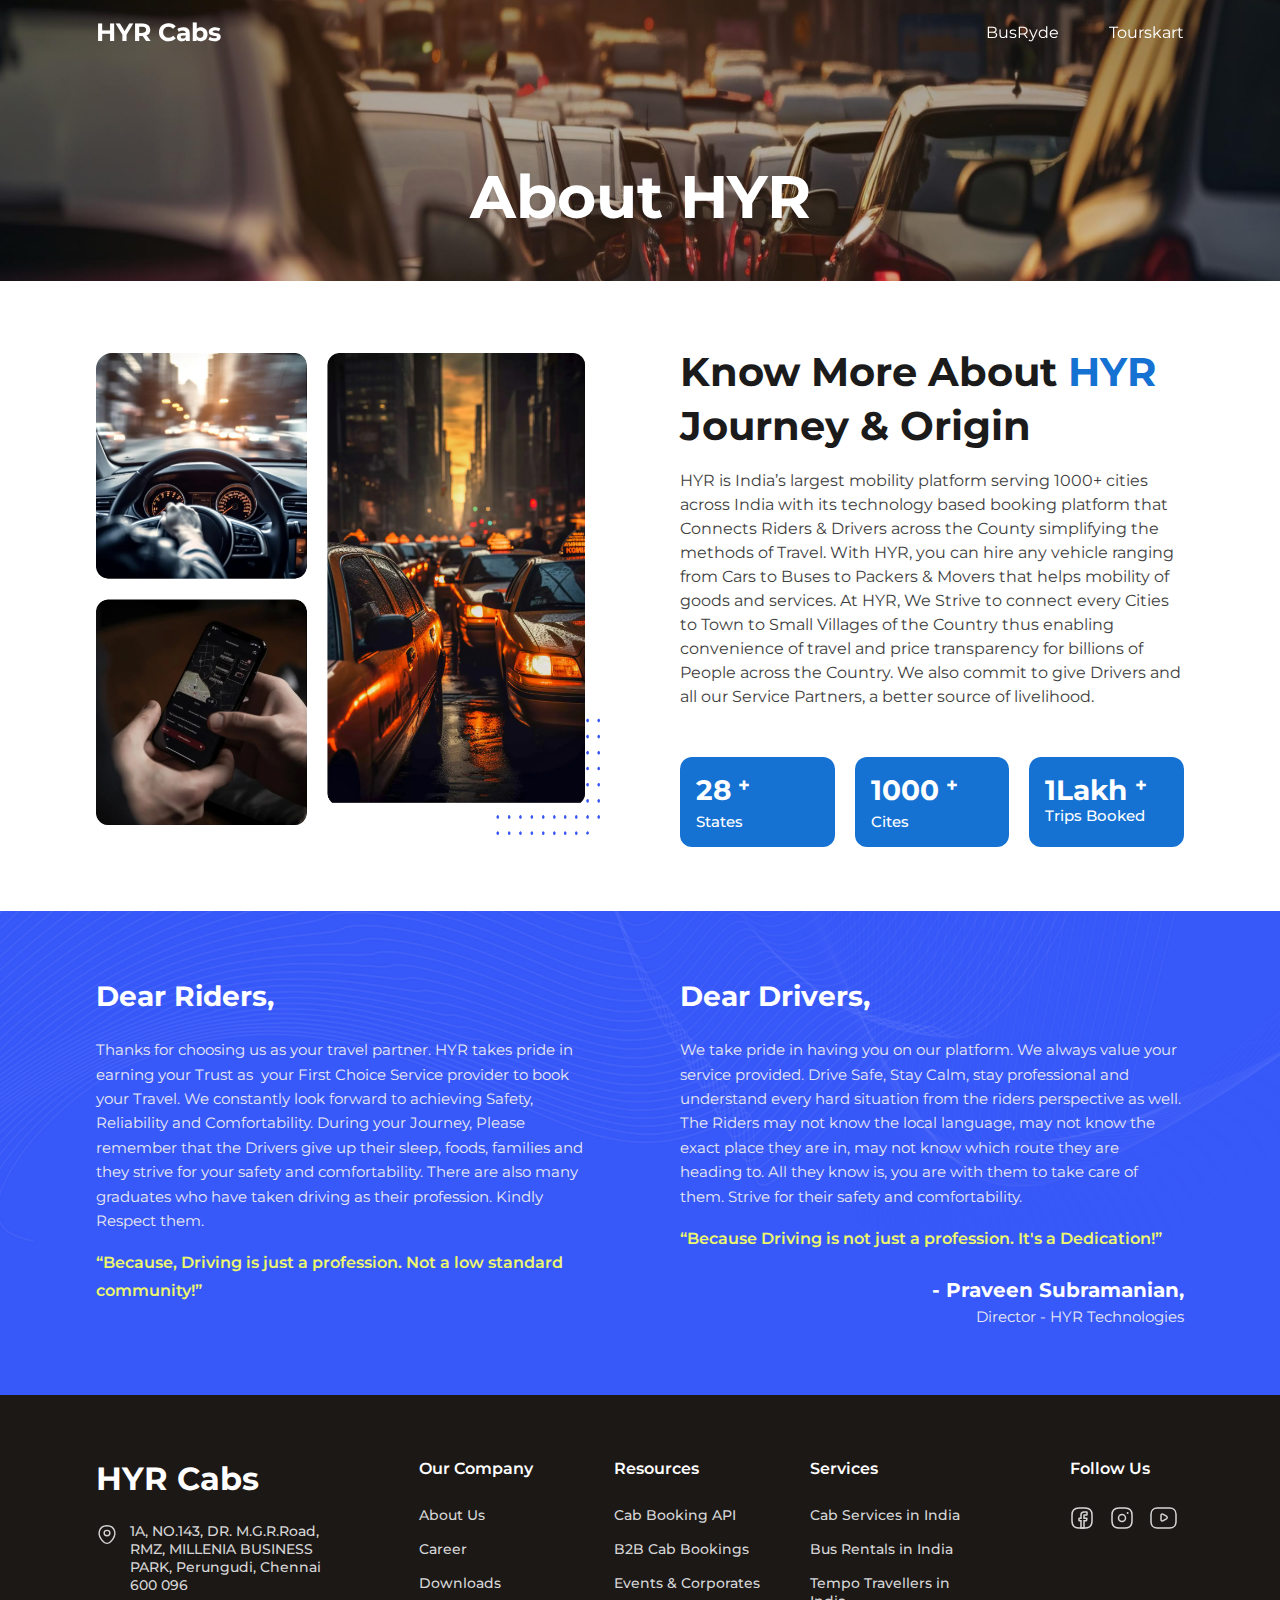
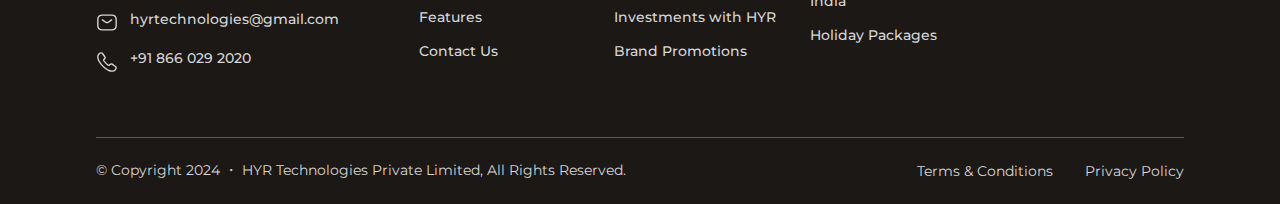
<file: aboutus.html>
<!DOCTYPE html>
<html lang="en">
  <head>
    <meta charset="UTF-8" />
    <meta name="viewport" content="width=device-width, initial-scale=1.0" />
    <title>HYR | Book Your Perfect Ride</title>

    <!-- Custom CSS -->
    <link rel="stylesheet" href="./css/style.css" />

    <!-- Font Awesome -->
    <link
      rel="stylesheet"
      href="https://cdnjs.cloudflare.com/ajax/libs/font-awesome/6.3.0/css/all.min.css"
      integrity="sha512-SzlrxWUlpfuzQ+pcUCosxcglQRNAq/DZjVsC0lE40xsADsfeQoEypE+enwcOiGjk/bSuGGKHEyjSoQ1zVisanQ=="
      crossorigin="anonymous"
      referrerpolicy="no-referrer"
    />
  </head>
  <body>
    <!-- Header -->
    <header id="header" class="hyr_Header">
      <div class="hyr_page_container">
        <div class="hyr_Header__Nav">
          <figure class="hyr_brand_logo">
            <a href="index.html"
              ><h1 class="hyr_brand_logo_header">HYR Cabs</h1></a
            >
          </figure>
          <ul class="hyr_Header__Menu">
            <li class="hyr_Header__MenuItem">
              <a href="#" class="hyr_Header__MenuLink"
                ><i class="fa-solid fa-bus-simple"></i> BusRyde
              </a>
            </li>
            <li class="hyr_Header__MenuItem">
              <a href="#" class="hyr_Header__MenuLink">
                <i class="fa-solid fa-plane-departure"></i>Tourskart
              </a>
            </li>
          </ul>
          <div class="hyr_menu__icon">
            <i class="fa-solid fa-bars"></i>
          </div>
        </div>
      </div>
    </header>

    <!-- Showcase Section -->
    <section class="SubPage__Banner about__banner">
      <div class="hyr_page_container">
        <div class="Showcase__section">
          <div class="SubPage__content_wrapper">
            <div class="Showcase__title_space">
              <h1 class="showcase__title_fs">About HYR</h1>
            </div>
          </div>
        </div>
      </div>
    </section>

    <!-- bio Section -->
    <section class="Bio hyr_section_top_space hyr_section_bottom_space">
      <div class="hyr_page_container">
        <div class="Bio__section">
          <div class="Bio__layout_grid">
            <article
              class="Bio__image_area"
              data-aos="fade-in"
              data-aos-offset="0"
            >
              <div class="Bio__image_container">
                <img
                  class="Bio_banner"
                  src="./assets/images/about/about-us.webp"
                  alt="Home About"
                />
              </div>
            </article>
            <article class="Bio__content_area">
              <div
                class="Downloads__content_wrapper"
                data-aos="fade-right"
                data-aos-offset="0"
              >
                <h1 class="Downloads__title_fs">
                  Know More About <span>HYR</span> Journey & Origin
                </h1>

                <p class="Downloads__body_fs">
                  HYR is India’s largest mobility platform serving 1000+ cities
                  across India with its technology based booking platform that
                  Connects Riders & Drivers across the County simplifying the
                  methods of Travel. With HYR, you can hire any vehicle ranging
                  from Cars to Buses to Packers & Movers that helps mobility of
                  goods and services. At HYR, We Strive to connect every Cities
                  to Town to Small Villages of the Country thus enabling
                  convenience of travel and price transparency for billions of
                  People across the Country. We also commit to give Drivers and
                  all our Service Partners, a better source of livelihood.
                </p>

                <div class="displayStats__container">
                  <div class="displayStats__card">
                    <h1 class="Analytics__number">28 <span>+</span></h1>
                    <p class="Analytics__Info">States</p>
                  </div>
                  <div class="displayStats__card">
                    <h1 class="Analytics__number">1000 <span>+</span></h1>
                    <p class="Analytics__Info">Cites</p>
                  </div>
                  <div class="displayStats__card desktop_card">
                    <h1 class="Analytics__number">1Lakh <span>+</span></h1>
                    <p class="Analytics__Info">Trips Booked</p>
                  </div>
                </div>
                <div class="displayStats__card mobile_card">
                  <h1 class="Analytics__number">1Lakh <span>+</span></h1>
                  <p class="Analytics__Info">Trips Booked</p>
                </div>
              </div>
            </article>
          </div>
        </div>
      </div>
    </section>

    <!-- Message Section -->
    <section class="Thanks">
      <div class="hyr_page_container">
        <div class="Thanks__section">
          <div class="Thanks__layout_grid">
            <article class="Thanks__message">
              <div class="Thanks__content_wrap">
                <h1 class="thanks__heading_fs">Dear Riders,</h1>
                <div class="Thanks__quotes_wrap">
                  <p class="thanks__body_fs">
                    Thanks for choosing us as your travel partner. HYR takes
                    pride in earning your Trust as  your First Choice Service
                    provider to book your Travel. We constantly look forward to
                    achieving Safety, Reliability and Comfortability. During
                    your Journey, Please remember that the Drivers give up their
                    sleep, foods, families and they strive for your safety and
                    comfortability. There are also many graduates who have taken
                    driving as their profession. Kindly Respect them.
                  </p>
                  <p class="thanks__quotes_fs">
                    “Because, Driving is just a profession. Not a low standard
                    community!”
                  </p>
                </div>
              </div>
            </article>
            <article class="Thanks__message">
              <div class="Thanks__content_wrap">
                <h1 class="thanks__heading_fs">Dear Drivers,</h1>
                <div class="Thanks__quotes_wrap">
                  <p class="thanks__body_fs">
                    We take pride in having you on our platform. We always value
                    your service provided. Drive Safe, Stay Calm, stay
                    professional and understand every hard situation from the
                    riders perspective as well. The Riders may not know the
                    local language, may not know the exact place they are in,
                    may not know which route they are heading to. All they know
                    is, you are with them to take care of them. Strive for their
                    safety and comfortability.
                  </p>
                  <p class="thanks__quotes_fs">
                    “Because Driving is not just a profession. It's a
                    Dedication!”
                  </p>
                </div>

                <div class="quotes__author_wrapper">
                  <div class="quotes__author">
                    <h1 class="author__sign_fs">- Praveen Subramanian,</h1>
                    <p class="author__designation_fs">
                      Director - HYR Technologies
                    </p>
                  </div>
                </div>
              </div>
            </article>
          </div>
        </div>
      </div>
    </section>

    <!-- Footer Section -->
    <footer class="Footer">
      <div class="hyr_page_container">
        <div class="Footer__section">
          <div class="Footer__grid_layout">
            <article class="Footer__branding">
              <h1 class="HYR__brand_logo">HYR Cabs</h1>
              <div class="Footer__branding_info">
                <div class="grid_card">
                  <img
                    src="./assets/icons/footer/address.svg"
                    alt="footer_icon"
                  />
                  <p class="footer__body_fs">
                    1A, NO.143, DR. M.G.R.Road, RMZ, MILLENIA BUSINESS PARK,
                    Perungudi, Chennai 600 096
                  </p>
                </div>

                <div class="grid_card">
                  <img
                    src="./assets/icons/footer/email.svg"
                    alt="footer_icon"
                  />
                  <p class="footer__body_fs">hyrtechnologies@gmail.com</p>
                </div>

                <div class="grid_card">
                  <img
                    src="./assets/icons/footer/phone.svg"
                    alt="footer_icon"
                  />
                  <p class="footer__body_fs">+91 866 029 2020</p>
                </div>
              </div>
            </article>
            <article class="Footer__actions">
              <div class="Footer__menu">
                <h1 class="footer__heading_fs">Our Company</h1>
                <div class="Footer__links">
                  <p class="footer__link_fs">About Us</p>
                  <p class="footer__link_fs">Career</p>
                  <p class="footer__link_fs">Downloads</p>
                  <p class="footer__link_fs">Features</p>
                  <p class="footer__link_fs">Contact Us</p>
                </div>
              </div>
              <div class="Footer__menu">
                <h1 class="footer__heading_fs">Resources</h1>
                <div class="Footer__links">
                  <a href="#" class="footer__link_fs">Cab Booking API</a>
                  <a href="#" class="footer__link_fs">B2B Cab Bookings</a>
                  <a href="#" class="footer__link_fs">Events & Corporates</a>
                  <a href="#" class="footer__link_fs">Investments with HYR</a>
                  <a href="#" class="footer__link_fs">Brand Promotions</a>
                </div>
              </div>
              <div class="Footer__menu">
                <h1 class="footer__heading_fs">Services</h1>
                <div class="Footer__links">
                  <a href="#" class="footer__link_fs">Cab Services in India</a>
                  <a href="#" class="footer__link_fs">Bus Rentals in India</a>
                  <a href="#" class="footer__link_fs"
                    >Tempo Travellers in India</a
                  >
                  <a href="#" class="footer__link_fs">Holiday Packages</a>
                </div>
              </div>
            </article>
            <article class="Footer__support">
              <h1 class="footer__heading_fs">Follow Us</h1>
              <div class="Footer__social_group">
                <a href="#" class="footer__social_links">
                  <img
                    src="./assets/icons/social/facebook.svg"
                    alt="facebook"
                  />
                </a>
                <a href="#" class="f">
                  <img
                    src="./assets/icons/social/instagram.svg"
                    alt="facebook"
                  />
                </a>
                <a href="#" class="footer__social_links">
                  <img src="./assets/icons/social/youtube.svg" alt="facebook" />
                </a>
              </div>
            </article>
          </div>
        </div>
        <div class="Footer__copyrights">
          <p class="footer__copy_fs">
            &copy; Copyright 2024 ・ HYR Technologies Private Limited, All
            Rights Reserved.
          </p>

          <div class="Footer__support_page">
            <a href="terms&condition.html" class="footer__copy_fs"
              >Terms & Conditions</a
            >
            <a href="privacypolicy.html" class="footer__copy_fs"
              >Privacy Policy</a
            >
          </div>
        </div>
      </div>
    </footer>

    <script>
      const header = document.getElementById("header");

      window.addEventListener("scroll", onScroll);

      function onScroll() {
        if (window.scrollY >= 100) {
          header.classList.add("bg_added");
        } else {
          header.classList.remove("bg_added");
        }
      }
    </script>
  </body>
</html>
</file>
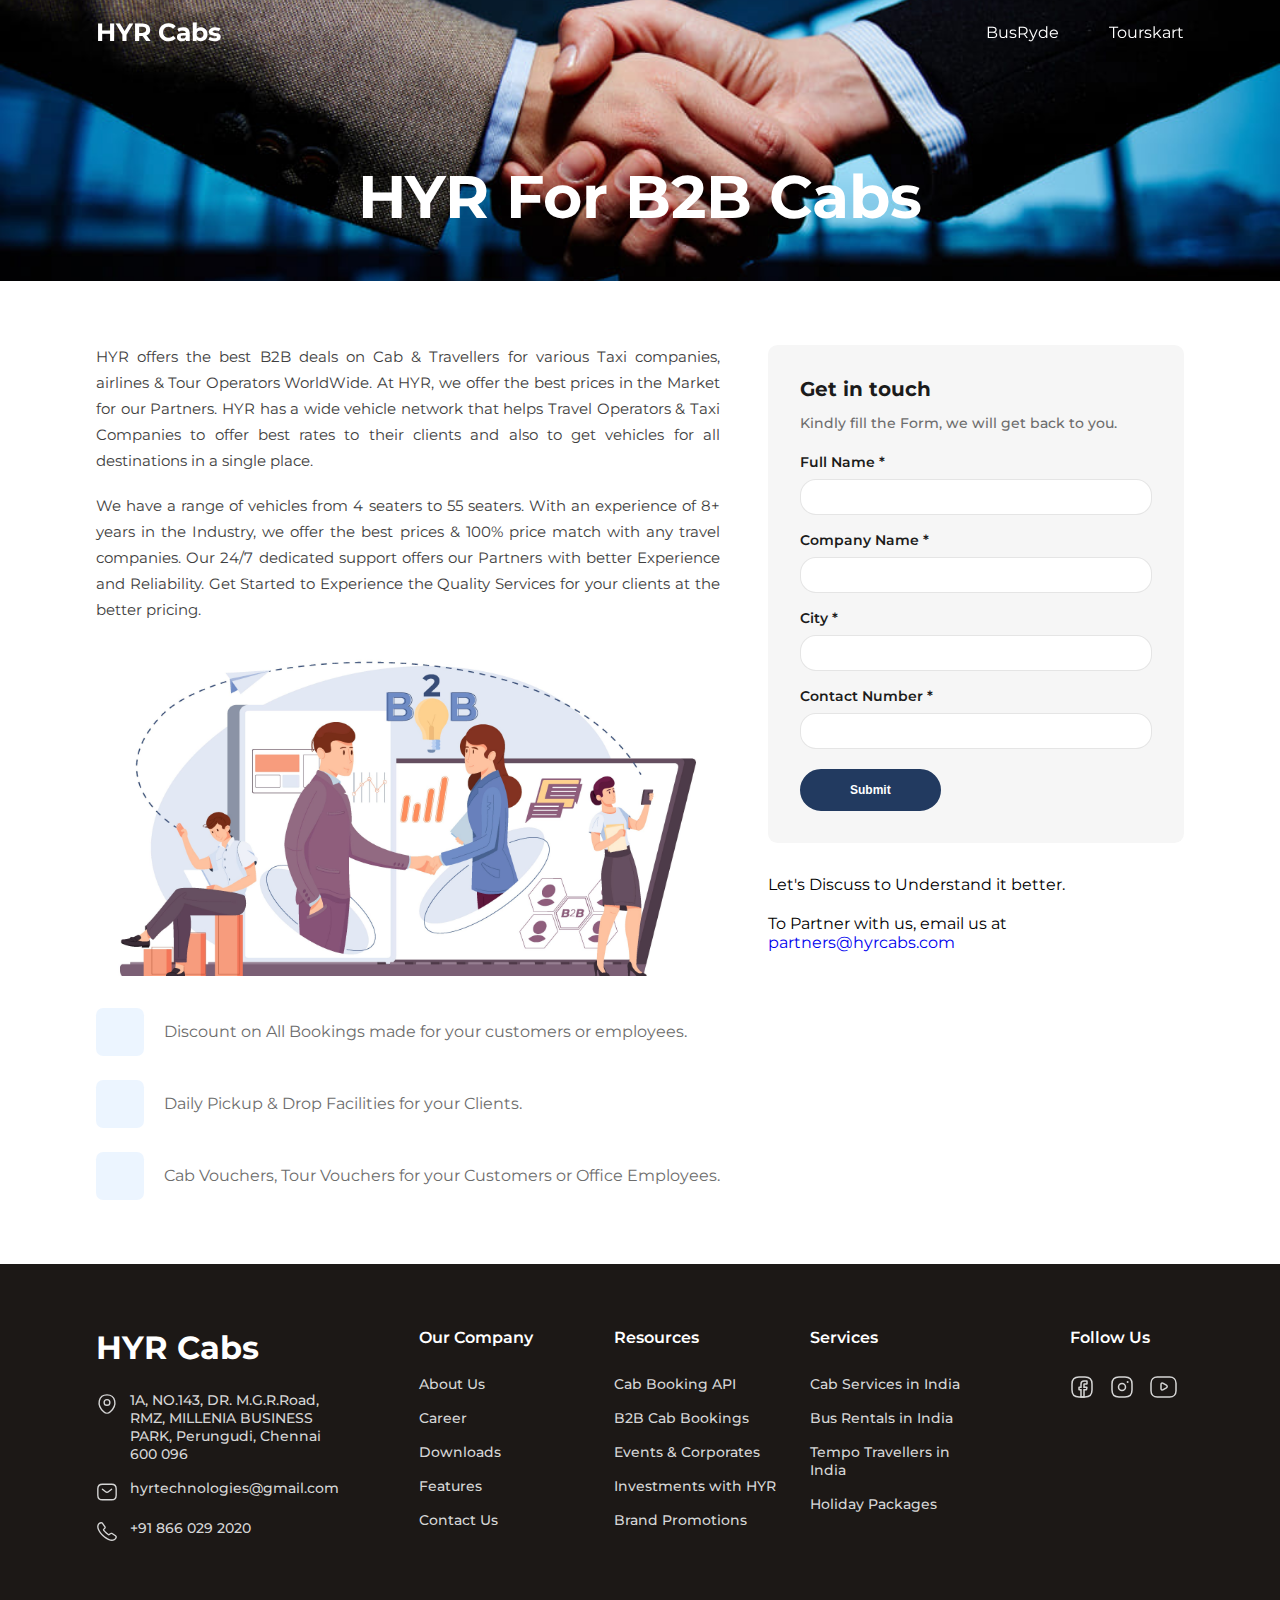
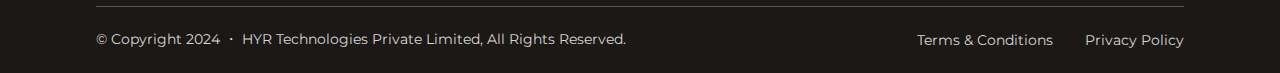
<file: b2bcabs.html>
<!DOCTYPE html>
<html lang="en">
  <head>
    <meta charset="UTF-8" />
    <meta name="viewport" content="width=device-width, initial-scale=1.0" />
    <title>HYR | Book Your Perfect Ride</title>

    <!-- Custom CSS -->
    <link rel="stylesheet" href="./css/style.css" />

    <!-- Font Awesome -->
    <link
      rel="stylesheet"
      href="https://cdnjs.cloudflare.com/ajax/libs/font-awesome/6.3.0/css/all.min.css"
      integrity="sha512-SzlrxWUlpfuzQ+pcUCosxcglQRNAq/DZjVsC0lE40xsADsfeQoEypE+enwcOiGjk/bSuGGKHEyjSoQ1zVisanQ=="
      crossorigin="anonymous"
      referrerpolicy="no-referrer"
    />
  </head>
  <body>
    <!-- Header -->
    <header id="header" class="hyr_Header">
      <div class="hyr_page_container">
        <div class="hyr_Header__Nav">
          <figure class="hyr_brand_logo">
            <a href="index.html"
              ><h1 class="hyr_brand_logo_header">HYR Cabs</h1></a
            >
          </figure>
          <ul class="hyr_Header__Menu">
            <li class="hyr_Header__MenuItem">
              <a href="#" class="hyr_Header__MenuLink"
                ><i class="fa-solid fa-bus-simple"></i> BusRyde
              </a>
            </li>
            <li class="hyr_Header__MenuItem">
              <a href="#" class="hyr_Header__MenuLink">
                <i class="fa-solid fa-plane-departure"></i>Tourskart
              </a>
            </li>
          </ul>
          <div class="hyr_menu__icon">
            <i class="fa-solid fa-bars"></i>
          </div>
        </div>
      </div>
    </header>

    <!-- Showcase Section -->
    <section class="SubPage__Banner b2b__banner">
      <div class="hyr_page_container">
        <div class="Showcase__section">
          <div class="SubPage__content_wrapper">
            <div class="Showcase__title_space">
              <h1 class="showcase__title_fs">HYR For B2B Cabs</h1>
            </div>
          </div>
        </div>
      </div>
    </section>

    <!-- Showcase Section -->
    <section
      class="SubPage__content hyr_section_top_space hyr_section_bottom_space"
    >
      <div class="hyr_page_container">
        <div class="SubPage__content_section">
          <div class="SubPage__content_grid">
            <article class="SubPage__content_details">
              <article class="media__paragraph_group">
                <div class="media__paragraph">
                  <p class="content__body_fs">
                    HYR offers the best B2B deals on Cab & Travellers for
                    various Taxi companies, airlines & Tour Operators WorldWide.
                    At HYR, we offer the best prices in the Market for our
                    Partners. HYR has a wide vehicle network that helps Travel
                    Operators & Taxi Companies to offer best rates to their
                    clients and also to get vehicles for all destinations in a
                    single place.
                  </p>
                  <p class="content__body_fs">
                    We have a range of vehicles from 4 seaters to 55 seaters.
                    With an experience of 8+ years in the Industry, we offer the
                    best prices & 100% price match with any travel companies.
                    Our 24/7 dedicated support offers our Partners with better
                    Experience and Reliability. Get Started to Experience the
                    Quality Services for your clients at the better pricing.
                  </p>
                </div>
              </article>
              <div class="SubPage__cover_image b2b__cover"></div>

              <div class="Services__list">
                <div class="Subpage_card">
                  <div class="Subpage__banner">
                    <i class="fa-solid fa-percent"></i>
                  </div>
                  <div class="Subpage__content">
                    <p class="typo__message_fs">
                      Discount on All Bookings made for your customers or
                      employees.
                    </p>
                  </div>
                </div>

                <div class="Subpage_card">
                  <div class="Subpage__banner">
                    <i class="fa-solid fa-route"></i>
                  </div>
                  <div class="Subpage__content">
                    <p class="typo__message_fs">
                      Daily Pickup & Drop Facilities for your Clients.
                    </p>
                  </div>
                </div>

                <div class="Subpage_card">
                  <div class="Subpage__banner">
                    <i class="fa-solid fa-indian-rupee-sign"></i>
                  </div>
                  <div class="Subpage__content">
                    <p class="typo__message_fs">
                      Cab Vouchers, Tour Vouchers for your Customers or Office
                      Employees.
                    </p>
                  </div>
                </div>
              </div>
            </article>
            <article class="SubPage__content_form">
              <form action="" class="enquiry__form">
                <div class="enquiry__form_header">
                  <h1 class="enquiry__form_heading_fs">Get in touch</h1>
                  <p class="enquiry__form_subheading_fs">
                    Kindly fill the Form, we will get back to you.
                  </p>
                </div>
                <div class="enquiry__form_body">
                  <div class="form__input">
                    <label for="" class="enquiry__form_label"
                      >Full Name *</label
                    >
                    <input type="text" class="input_field" />
                  </div>
                  <div class="form__input">
                    <label for="" class="enquiry__form_label"
                      >Company Name *</label
                    >
                    <input type="text" class="input_field" />
                  </div>
                  <div class="form__input">
                    <label for="" class="enquiry__form_label">City *</label>
                    <input type="text" class="input_field" />
                  </div>
                  <div class="form__input">
                    <label for="" class="enquiry__form_label"
                      >Contact Number *</label
                    >
                    <input type="text" class="input_field" />
                  </div>
                </div>
                <div class="enquiry__form_actions">
                  <button class="mi_btn mi_btn_primary">Submit</button>
                </div>
              </form>

              <article class="subpage__message_group">
                <div class="media__paragraph">
                  <p class="subpage__body_fs">
                    Let's Discuss to Understand it better.
                  </p>
                  <p class="subpage__body_fs">
                    To Partner with us, email us at
                    <a href="#">partners@hyrcabs.com</a>
                  </p>
                </div>
              </article>
            </article>
          </div>
        </div>
      </div>
    </section>

    <!-- Footer Section -->
    <footer class="Footer">
      <div class="hyr_page_container">
        <div class="Footer__section">
          <div class="Footer__grid_layout">
            <article class="Footer__branding">
              <h1 class="HYR__brand_logo">HYR Cabs</h1>
              <div class="Footer__branding_info">
                <div class="grid_card">
                  <img
                    src="./assets/icons/footer/address.svg"
                    alt="footer_icon"
                  />
                  <p class="footer__body_fs">
                    1A, NO.143, DR. M.G.R.Road, RMZ, MILLENIA BUSINESS PARK,
                    Perungudi, Chennai 600 096
                  </p>
                </div>

                <div class="grid_card">
                  <img
                    src="./assets/icons/footer/email.svg"
                    alt="footer_icon"
                  />
                  <p class="footer__body_fs">hyrtechnologies@gmail.com</p>
                </div>

                <div class="grid_card">
                  <img
                    src="./assets/icons/footer/phone.svg"
                    alt="footer_icon"
                  />
                  <p class="footer__body_fs">+91 866 029 2020</p>
                </div>
              </div>
            </article>
            <article class="Footer__actions">
              <div class="Footer__menu">
                <h1 class="footer__heading_fs">Our Company</h1>
                <div class="Footer__links">
                  <p class="footer__link_fs">About Us</p>
                  <p class="footer__link_fs">Career</p>
                  <p class="footer__link_fs">Downloads</p>
                  <p class="footer__link_fs">Features</p>
                  <p class="footer__link_fs">Contact Us</p>
                </div>
              </div>
              <div class="Footer__menu">
                <h1 class="footer__heading_fs">Resources</h1>
                <div class="Footer__links">
                  <a href="#" class="footer__link_fs">Cab Booking API</a>
                  <a href="#" class="footer__link_fs">B2B Cab Bookings</a>
                  <a href="#" class="footer__link_fs">Events & Corporates</a>
                  <a href="#" class="footer__link_fs">Investments with HYR</a>
                  <a href="#" class="footer__link_fs">Brand Promotions</a>
                </div>
              </div>
              <div class="Footer__menu">
                <h1 class="footer__heading_fs">Services</h1>
                <div class="Footer__links">
                  <a href="#" class="footer__link_fs">Cab Services in India</a>
                  <a href="#" class="footer__link_fs">Bus Rentals in India</a>
                  <a href="#" class="footer__link_fs"
                    >Tempo Travellers in India</a
                  >
                  <a href="#" class="footer__link_fs">Holiday Packages</a>
                </div>
              </div>
            </article>
            <article class="Footer__support">
              <h1 class="footer__heading_fs">Follow Us</h1>
              <div class="Footer__social_group">
                <a href="#" class="footer__social_links">
                  <img
                    src="./assets/icons/social/facebook.svg"
                    alt="facebook"
                  />
                </a>
                <a href="#" class="f">
                  <img
                    src="./assets/icons/social/instagram.svg"
                    alt="facebook"
                  />
                </a>
                <a href="#" class="footer__social_links">
                  <img src="./assets/icons/social/youtube.svg" alt="facebook" />
                </a>
              </div>
            </article>
          </div>
        </div>
        <div class="Footer__copyrights">
          <p class="footer__copy_fs">
            &copy; Copyright 2024 ・ HYR Technologies Private Limited, All
            Rights Reserved.
          </p>

          <div class="Footer__support_page">
            <a href="terms&condition.html" class="footer__copy_fs"
              >Terms & Conditions</a
            >
            <a href="privacypolicy.html" class="footer__copy_fs"
              >Privacy Policy</a
            >
          </div>
        </div>
      </div>
    </footer>

    <script>
      const header = document.getElementById("header");

      window.addEventListener("scroll", onScroll);

      function onScroll() {
        if (window.scrollY >= 100) {
          header.classList.add("bg_added");
        } else {
          header.classList.remove("bg_added");
        }
      }
    </script>
  </body>
</html>
</file>
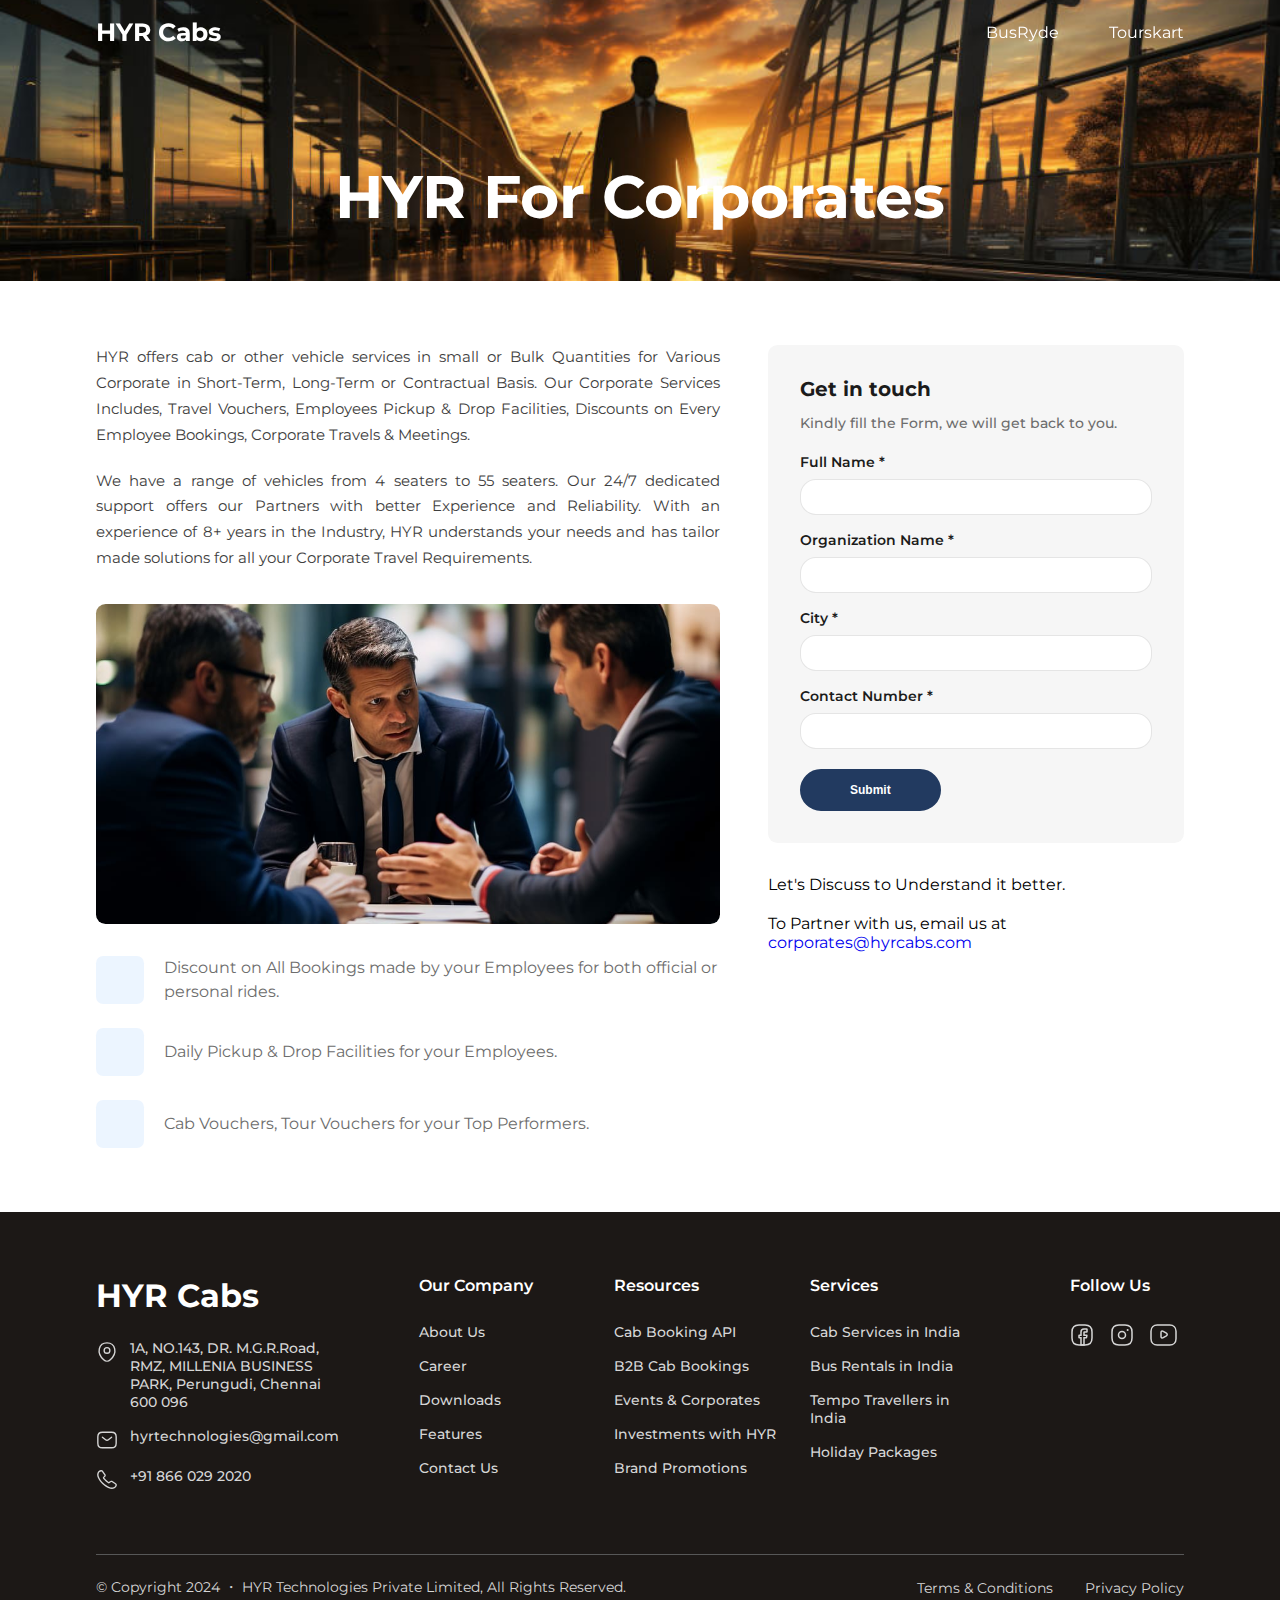
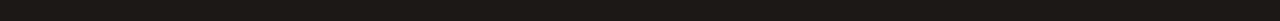
<file: corporates.html>
<!DOCTYPE html>
<html lang="en">
  <head>
    <meta charset="UTF-8" />
    <meta name="viewport" content="width=device-width, initial-scale=1.0" />
    <title>HYR | Book Your Perfect Ride</title>

    <!-- Custom CSS -->
    <link rel="stylesheet" href="./css/style.css" />

    <!-- Font Awesome -->
    <link
      rel="stylesheet"
      href="https://cdnjs.cloudflare.com/ajax/libs/font-awesome/6.3.0/css/all.min.css"
      integrity="sha512-SzlrxWUlpfuzQ+pcUCosxcglQRNAq/DZjVsC0lE40xsADsfeQoEypE+enwcOiGjk/bSuGGKHEyjSoQ1zVisanQ=="
      crossorigin="anonymous"
      referrerpolicy="no-referrer"
    />
  </head>
  <body>
    <!-- Header -->
    <header id="header" class="hyr_Header">
      <div class="hyr_page_container">
        <div class="hyr_Header__Nav">
          <figure class="hyr_brand_logo">
            <a href="index.html"
              ><h1 class="hyr_brand_logo_header">HYR Cabs</h1></a
            >
          </figure>
          <ul class="hyr_Header__Menu">
            <li class="hyr_Header__MenuItem">
              <a href="#" class="hyr_Header__MenuLink"
                ><i class="fa-solid fa-bus-simple"></i> BusRyde
              </a>
            </li>
            <li class="hyr_Header__MenuItem">
              <a href="#" class="hyr_Header__MenuLink">
                <i class="fa-solid fa-plane-departure"></i>Tourskart
              </a>
            </li>
          </ul>
          <div class="hyr_menu__icon">
            <i class="fa-solid fa-bars"></i>
          </div>
        </div>
      </div>
    </header>

    <!-- Showcase Section -->
    <section class="SubPage__Banner corporate__banner">
      <div class="hyr_page_container">
        <div class="Showcase__section">
          <div class="SubPage__content_wrapper">
            <div class="Showcase__title_space">
              <h1 class="showcase__title_fs">HYR For Corporates</h1>
            </div>
          </div>
        </div>
      </div>
    </section>

    <!-- Showcase Section -->
    <section
      class="SubPage__content hyr_section_top_space hyr_section_bottom_space"
    >
      <div class="hyr_page_container">
        <div class="SubPage__content_section">
          <div class="SubPage__content_grid">
            <article class="SubPage__content_details">
              <article class="media__paragraph_group">
                <div class="media__paragraph">
                  <p class="content__body_fs">
                    HYR offers cab or other vehicle services in small or Bulk
                    Quantities for Various Corporate in Short-Term, Long-Term or
                    Contractual Basis. Our Corporate Services Includes, Travel
                    Vouchers, Employees Pickup & Drop Facilities, Discounts on
                    Every Employee Bookings, Corporate Travels & Meetings.
                  </p>
                  <p class="content__body_fs">
                    We have a range of vehicles from 4 seaters to 55 seaters.
                    Our 24/7 dedicated support offers our Partners with better
                    Experience and Reliability. With an experience of 8+ years
                    in the Industry, HYR understands your needs and has tailor
                    made solutions for all your Corporate Travel Requirements.
                  </p>
                </div>
              </article>
              <div class="SubPage__cover_image corporate__cover"></div>

              <div class="Services__list">
                <div class="Subpage_card">
                  <div class="Subpage__banner">
                    <i class="fa-solid fa-percent"></i>
                  </div>
                  <div class="Subpage__content">
                    <p class="typo__message_fs">
                      Discount on All Bookings made by your Employees for both
                      official or personal rides.
                    </p>
                  </div>
                </div>

                <div class="Subpage_card">
                  <div class="Subpage__banner">
                    <i class="fa-solid fa-route"></i>
                  </div>
                  <div class="Subpage__content">
                    <p class="typo__message_fs">
                      Daily Pickup & Drop Facilities for your Employees.
                    </p>
                  </div>
                </div>

                <div class="Subpage_card">
                  <div class="Subpage__banner">
                    <i class="fa-solid fa-indian-rupee-sign"></i>
                  </div>
                  <div class="Subpage__content">
                    <p class="typo__message_fs">
                      Cab Vouchers, Tour Vouchers for your Top Performers.
                    </p>
                  </div>
                </div>
              </div>
            </article>
            <article class="SubPage__content_form">
              <form action="" class="enquiry__form">
                <div class="enquiry__form_header">
                  <h1 class="enquiry__form_heading_fs">Get in touch</h1>
                  <p class="enquiry__form_subheading_fs">
                    Kindly fill the Form, we will get back to you.
                  </p>
                </div>
                <div class="enquiry__form_body">
                  <div class="form__input">
                    <label for="" class="enquiry__form_label"
                      >Full Name *</label
                    >
                    <input type="text" class="input_field" />
                  </div>
                  <div class="form__input">
                    <label for="" class="enquiry__form_label"
                      >Organization Name *</label
                    >
                    <input type="text" class="input_field" />
                  </div>
                  <div class="form__input">
                    <label for="" class="enquiry__form_label">City *</label>
                    <input type="text" class="input_field" />
                  </div>
                  <div class="form__input">
                    <label for="" class="enquiry__form_label"
                      >Contact Number *</label
                    >
                    <input type="text" class="input_field" />
                  </div>
                </div>
                <div class="enquiry__form_actions">
                  <button class="mi_btn mi_btn_primary">Submit</button>
                </div>
              </form>

              <article class="subpage__message_group">
                <div class="media__paragraph">
                  <p class="subpage__body_fs">
                    Let's Discuss to Understand it better.
                  </p>
                  <p class="subpage__body_fs">
                    To Partner with us, email us at
                    <a href="#">corporates@hyrcabs.com</a>
                  </p>
                </div>
              </article>
            </article>
          </div>
        </div>
      </div>
    </section>

    <!-- Footer Section -->
    <footer class="Footer">
      <div class="hyr_page_container">
        <div class="Footer__section">
          <div class="Footer__grid_layout">
            <article class="Footer__branding">
              <h1 class="HYR__brand_logo">HYR Cabs</h1>
              <div class="Footer__branding_info">
                <div class="grid_card">
                  <img
                    src="./assets/icons/footer/address.svg"
                    alt="footer_icon"
                  />
                  <p class="footer__body_fs">
                    1A, NO.143, DR. M.G.R.Road, RMZ, MILLENIA BUSINESS PARK,
                    Perungudi, Chennai 600 096
                  </p>
                </div>

                <div class="grid_card">
                  <img
                    src="./assets/icons/footer/email.svg"
                    alt="footer_icon"
                  />
                  <p class="footer__body_fs">hyrtechnologies@gmail.com</p>
                </div>

                <div class="grid_card">
                  <img
                    src="./assets/icons/footer/phone.svg"
                    alt="footer_icon"
                  />
                  <p class="footer__body_fs">+91 866 029 2020</p>
                </div>
              </div>
            </article>
            <article class="Footer__actions">
              <div class="Footer__menu">
                <h1 class="footer__heading_fs">Our Company</h1>
                <div class="Footer__links">
                  <p class="footer__link_fs">About Us</p>
                  <p class="footer__link_fs">Career</p>
                  <p class="footer__link_fs">Downloads</p>
                  <p class="footer__link_fs">Features</p>
                  <p class="footer__link_fs">Contact Us</p>
                </div>
              </div>
              <div class="Footer__menu">
                <h1 class="footer__heading_fs">Resources</h1>
                <div class="Footer__links">
                  <a href="#" class="footer__link_fs">Cab Booking API</a>
                  <a href="#" class="footer__link_fs">B2B Cab Bookings</a>
                  <a href="#" class="footer__link_fs">Events & Corporates</a>
                  <a href="#" class="footer__link_fs">Investments with HYR</a>
                  <a href="#" class="footer__link_fs">Brand Promotions</a>
                </div>
              </div>
              <div class="Footer__menu">
                <h1 class="footer__heading_fs">Services</h1>
                <div class="Footer__links">
                  <a href="#" class="footer__link_fs">Cab Services in India</a>
                  <a href="#" class="footer__link_fs">Bus Rentals in India</a>
                  <a href="#" class="footer__link_fs"
                    >Tempo Travellers in India</a
                  >
                  <a href="#" class="footer__link_fs">Holiday Packages</a>
                </div>
              </div>
            </article>
            <article class="Footer__support">
              <h1 class="footer__heading_fs">Follow Us</h1>
              <div class="Footer__social_group">
                <a href="#" class="footer__social_links">
                  <img
                    src="./assets/icons/social/facebook.svg"
                    alt="facebook"
                  />
                </a>
                <a href="#" class="f">
                  <img
                    src="./assets/icons/social/instagram.svg"
                    alt="facebook"
                  />
                </a>
                <a href="#" class="footer__social_links">
                  <img src="./assets/icons/social/youtube.svg" alt="facebook" />
                </a>
              </div>
            </article>
          </div>
        </div>
        <div class="Footer__copyrights">
          <p class="footer__copy_fs">
            &copy; Copyright 2024 ・ HYR Technologies Private Limited, All
            Rights Reserved.
          </p>

          <div class="Footer__support_page">
            <a href="terms&condition.html" class="footer__copy_fs"
              >Terms & Conditions</a
            >
            <a href="privacypolicy.html" class="footer__copy_fs"
              >Privacy Policy</a
            >
          </div>
        </div>
      </div>
    </footer>

    <script>
      const header = document.getElementById("header");

      window.addEventListener("scroll", onScroll);

      function onScroll() {
        if (window.scrollY >= 100) {
          header.classList.add("bg_added");
        } else {
          header.classList.remove("bg_added");
        }
      }
    </script>
  </body>
</html>
</file>
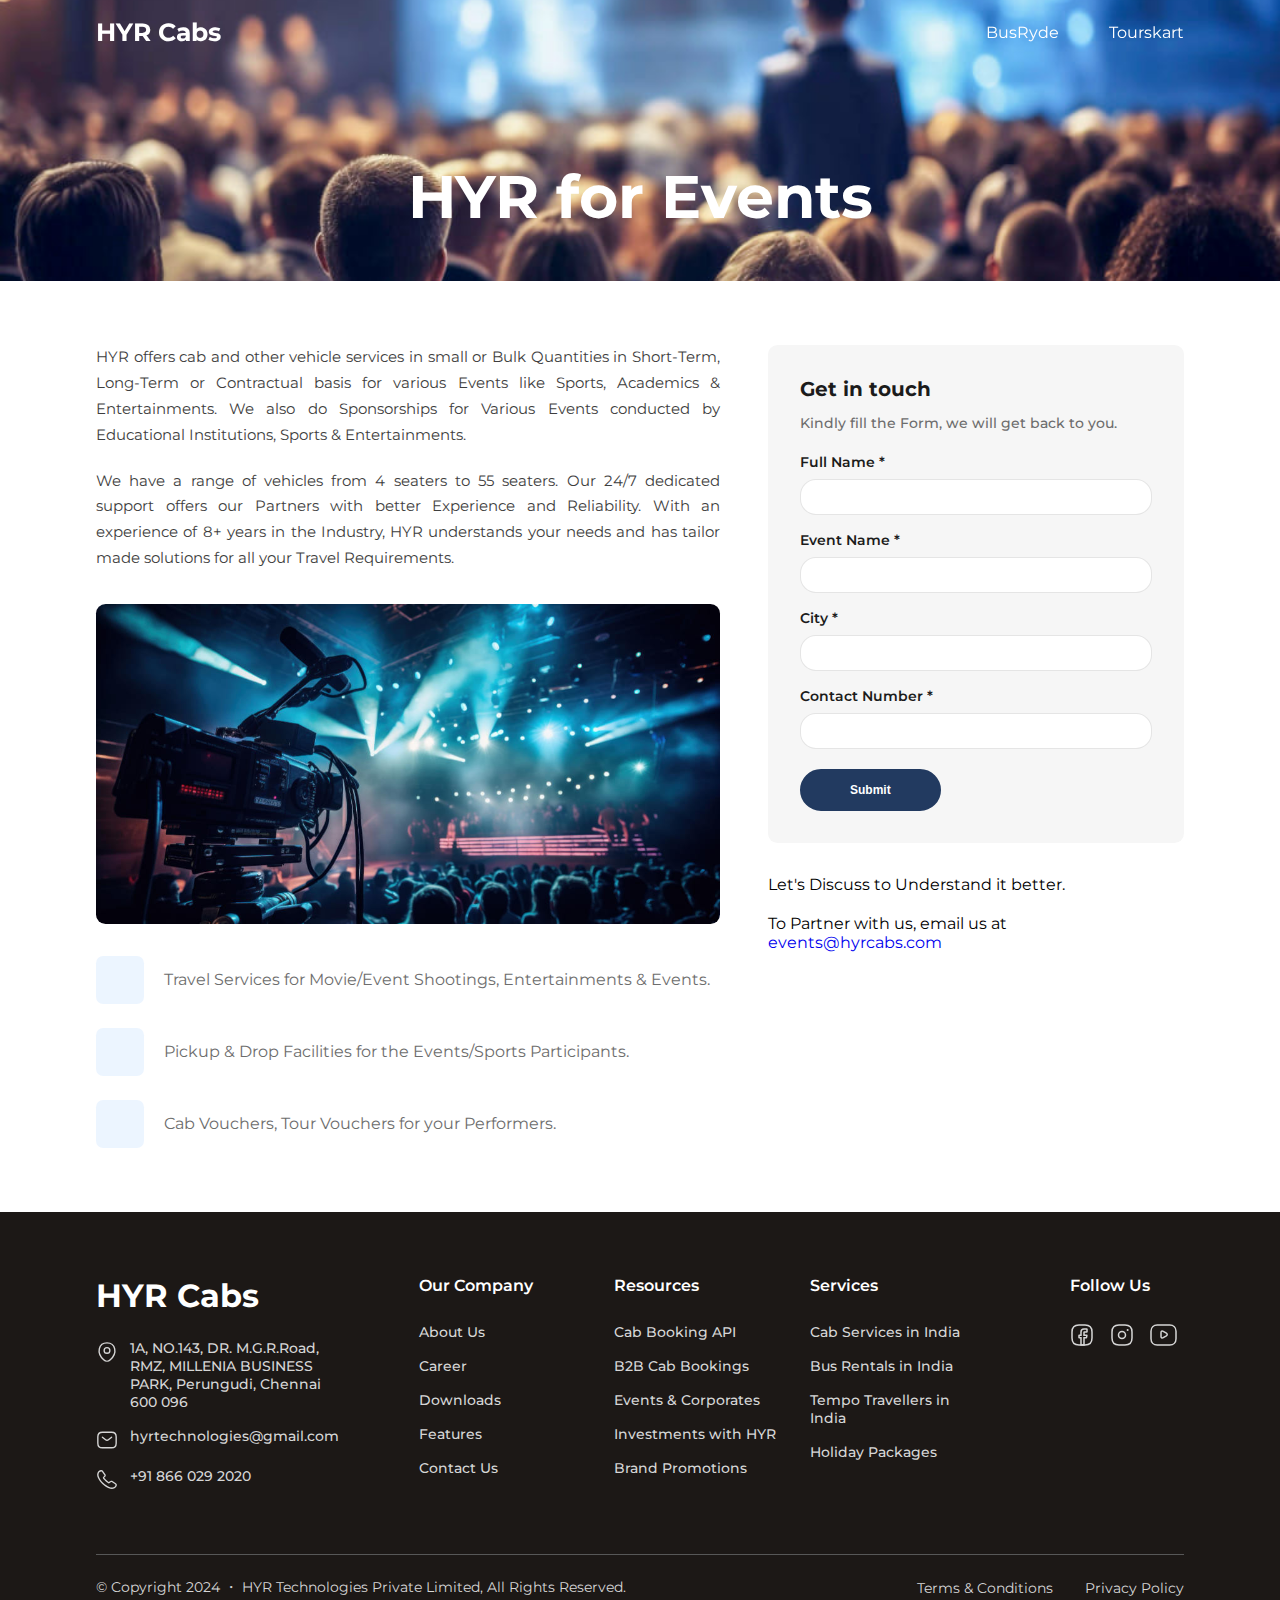
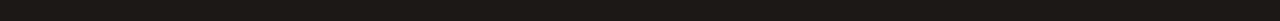
<file: events.html>
<!DOCTYPE html>
<html lang="en">
  <head>
    <meta charset="UTF-8" />
    <meta name="viewport" content="width=device-width, initial-scale=1.0" />
    <title>HYR | Book Your Perfect Ride</title>

    <!-- Custom CSS -->
    <link rel="stylesheet" href="./css/style.css" />

    <!-- Font Awesome -->
    <link
      rel="stylesheet"
      href="https://cdnjs.cloudflare.com/ajax/libs/font-awesome/6.3.0/css/all.min.css"
      integrity="sha512-SzlrxWUlpfuzQ+pcUCosxcglQRNAq/DZjVsC0lE40xsADsfeQoEypE+enwcOiGjk/bSuGGKHEyjSoQ1zVisanQ=="
      crossorigin="anonymous"
      referrerpolicy="no-referrer"
    />
  </head>
  <body>
    <!-- Header -->
    <header id="header" class="hyr_Header">
      <div class="hyr_page_container">
        <div class="hyr_Header__Nav">
          <figure class="hyr_brand_logo">
            <a href="index.html"
              ><h1 class="hyr_brand_logo_header">HYR Cabs</h1></a
            >
          </figure>
          <ul class="hyr_Header__Menu">
            <li class="hyr_Header__MenuItem">
              <a href="#" class="hyr_Header__MenuLink"
                ><i class="fa-solid fa-bus-simple"></i> BusRyde
              </a>
            </li>
            <li class="hyr_Header__MenuItem">
              <a href="#" class="hyr_Header__MenuLink">
                <i class="fa-solid fa-plane-departure"></i>Tourskart
              </a>
            </li>
          </ul>
          <div class="hyr_menu__icon">
            <i class="fa-solid fa-bars"></i>
          </div>
        </div>
      </div>
    </header>

    <!-- Showcase Section -->
    <section class="SubPage__Banner events__banner">
      <div class="hyr_page_container">
        <div class="Showcase__section">
          <div class="SubPage__content_wrapper">
            <div class="Showcase__title_space">
              <h1 class="showcase__title_fs">HYR for Events</h1>
            </div>
          </div>
        </div>
      </div>
    </section>

    <!-- Showcase Section -->
    <section
      class="SubPage__content hyr_section_top_space hyr_section_bottom_space"
    >
      <div class="hyr_page_container">
        <div class="SubPage__content_section">
          <div class="SubPage__content_grid">
            <article class="SubPage__content_details">
              <article class="media__paragraph_group">
                <div class="media__paragraph">
                  <p class="content__body_fs">
                    HYR offers cab and other vehicle services in small or Bulk
                    Quantities in Short-Term, Long-Term or Contractual basis for
                    various Events like Sports, Academics & Entertainments. We
                    also do Sponsorships for Various Events conducted by
                    Educational Institutions, Sports & Entertainments.
                  </p>
                  <p class="content__body_fs">
                    We have a range of vehicles from 4 seaters to 55 seaters.
                    Our 24/7 dedicated support offers our Partners with better
                    Experience and Reliability. With an experience of 8+ years
                    in the Industry, HYR understands your needs and has tailor
                    made solutions for all your Travel Requirements.
                  </p>
                </div>
              </article>
              <div class="SubPage__cover_image events__cover"></div>

              <div class="Services__list">
                <div class="Subpage_card">
                  <div class="Subpage__banner">
                    <i class="fa-solid fa-car"></i>
                  </div>
                  <div class="Subpage__content">
                    <p class="typo__message_fs">
                      Travel Services for Movie/Event Shootings, Entertainments
                      & Events.
                    </p>
                  </div>
                </div>

                <div class="Subpage_card">
                  <div class="Subpage__banner">
                    <i class="fa-solid fa-route"></i>
                  </div>
                  <div class="Subpage__content">
                    <p class="typo__message_fs">
                      Pickup & Drop Facilities for the Events/Sports
                      Participants.
                    </p>
                  </div>
                </div>

                <div class="Subpage_card">
                  <div class="Subpage__banner">
                    <i class="fa-solid fa-indian-rupee-sign"></i>
                  </div>
                  <div class="Subpage__content">
                    <p class="typo__message_fs">
                      Cab Vouchers, Tour Vouchers for your Performers.
                    </p>
                  </div>
                </div>
              </div>
            </article>
            <article class="SubPage__content_form">
              <form action="" class="enquiry__form">
                <div class="enquiry__form_header">
                  <h1 class="enquiry__form_heading_fs">Get in touch</h1>
                  <p class="enquiry__form_subheading_fs">
                    Kindly fill the Form, we will get back to you.
                  </p>
                </div>
                <div class="enquiry__form_body">
                  <div class="form__input">
                    <label for="" class="enquiry__form_label"
                      >Full Name *</label
                    >
                    <input type="text" class="input_field" />
                  </div>
                  <div class="form__input">
                    <label for="" class="enquiry__form_label"
                      >Event Name *</label
                    >
                    <input type="text" class="input_field" />
                  </div>
                  <div class="form__input">
                    <label for="" class="enquiry__form_label">City *</label>
                    <input type="text" class="input_field" />
                  </div>
                  <div class="form__input">
                    <label for="" class="enquiry__form_label"
                      >Contact Number *</label
                    >
                    <input type="text" class="input_field" />
                  </div>
                </div>
                <div class="enquiry__form_actions">
                  <button class="mi_btn mi_btn_primary">Submit</button>
                </div>
              </form>

              <article class="subpage__message_group">
                <div class="media__paragraph">
                  <p class="subpage__body_fs">
                    Let's Discuss to Understand it better.
                  </p>
                  <p class="subpage__body_fs">
                    To Partner with us, email us at
                    <a href="#">events@hyrcabs.com</a>
                  </p>
                </div>
              </article>
            </article>
          </div>
        </div>
      </div>
    </section>

    <!-- Footer Section -->
    <footer class="Footer">
      <div class="hyr_page_container">
        <div class="Footer__section">
          <div class="Footer__grid_layout">
            <article class="Footer__branding">
              <h1 class="HYR__brand_logo">HYR Cabs</h1>
              <div class="Footer__branding_info">
                <div class="grid_card">
                  <img
                    src="./assets/icons/footer/address.svg"
                    alt="footer_icon"
                  />
                  <p class="footer__body_fs">
                    1A, NO.143, DR. M.G.R.Road, RMZ, MILLENIA BUSINESS PARK,
                    Perungudi, Chennai 600 096
                  </p>
                </div>

                <div class="grid_card">
                  <img
                    src="./assets/icons/footer/email.svg"
                    alt="footer_icon"
                  />
                  <p class="footer__body_fs">hyrtechnologies@gmail.com</p>
                </div>

                <div class="grid_card">
                  <img
                    src="./assets/icons/footer/phone.svg"
                    alt="footer_icon"
                  />
                  <p class="footer__body_fs">+91 866 029 2020</p>
                </div>
              </div>
            </article>
            <article class="Footer__actions">
              <div class="Footer__menu">
                <h1 class="footer__heading_fs">Our Company</h1>
                <div class="Footer__links">
                  <p class="footer__link_fs">About Us</p>
                  <p class="footer__link_fs">Career</p>
                  <p class="footer__link_fs">Downloads</p>
                  <p class="footer__link_fs">Features</p>
                  <p class="footer__link_fs">Contact Us</p>
                </div>
              </div>
              <div class="Footer__menu">
                <h1 class="footer__heading_fs">Resources</h1>
                <div class="Footer__links">
                  <a href="#" class="footer__link_fs">Cab Booking API</a>
                  <a href="#" class="footer__link_fs">B2B Cab Bookings</a>
                  <a href="#" class="footer__link_fs">Events & Corporates</a>
                  <a href="#" class="footer__link_fs">Investments with HYR</a>
                  <a href="#" class="footer__link_fs">Brand Promotions</a>
                </div>
              </div>
              <div class="Footer__menu">
                <h1 class="footer__heading_fs">Services</h1>
                <div class="Footer__links">
                  <a href="#" class="footer__link_fs">Cab Services in India</a>
                  <a href="#" class="footer__link_fs">Bus Rentals in India</a>
                  <a href="#" class="footer__link_fs"
                    >Tempo Travellers in India</a
                  >
                  <a href="#" class="footer__link_fs">Holiday Packages</a>
                </div>
              </div>
            </article>
            <article class="Footer__support">
              <h1 class="footer__heading_fs">Follow Us</h1>
              <div class="Footer__social_group">
                <a href="#" class="footer__social_links">
                  <img
                    src="./assets/icons/social/facebook.svg"
                    alt="facebook"
                  />
                </a>
                <a href="#" class="f">
                  <img
                    src="./assets/icons/social/instagram.svg"
                    alt="facebook"
                  />
                </a>
                <a href="#" class="footer__social_links">
                  <img src="./assets/icons/social/youtube.svg" alt="facebook" />
                </a>
              </div>
            </article>
          </div>
        </div>
        <div class="Footer__copyrights">
          <p class="footer__copy_fs">
            &copy; Copyright 2024 ・ HYR Technologies Private Limited, All
            Rights Reserved.
          </p>

          <div class="Footer__support_page">
            <a href="terms&condition.html" class="footer__copy_fs"
              >Terms & Conditions</a
            >
            <a href="privacypolicy.html" class="footer__copy_fs"
              >Privacy Policy</a
            >
          </div>
        </div>
      </div>
    </footer>

    <script>
      const header = document.getElementById("header");

      window.addEventListener("scroll", onScroll);

      function onScroll() {
        if (window.scrollY >= 100) {
          header.classList.add("bg_added");
        } else {
          header.classList.remove("bg_added");
        }
      }
    </script>
  </body>
</html>
</file>
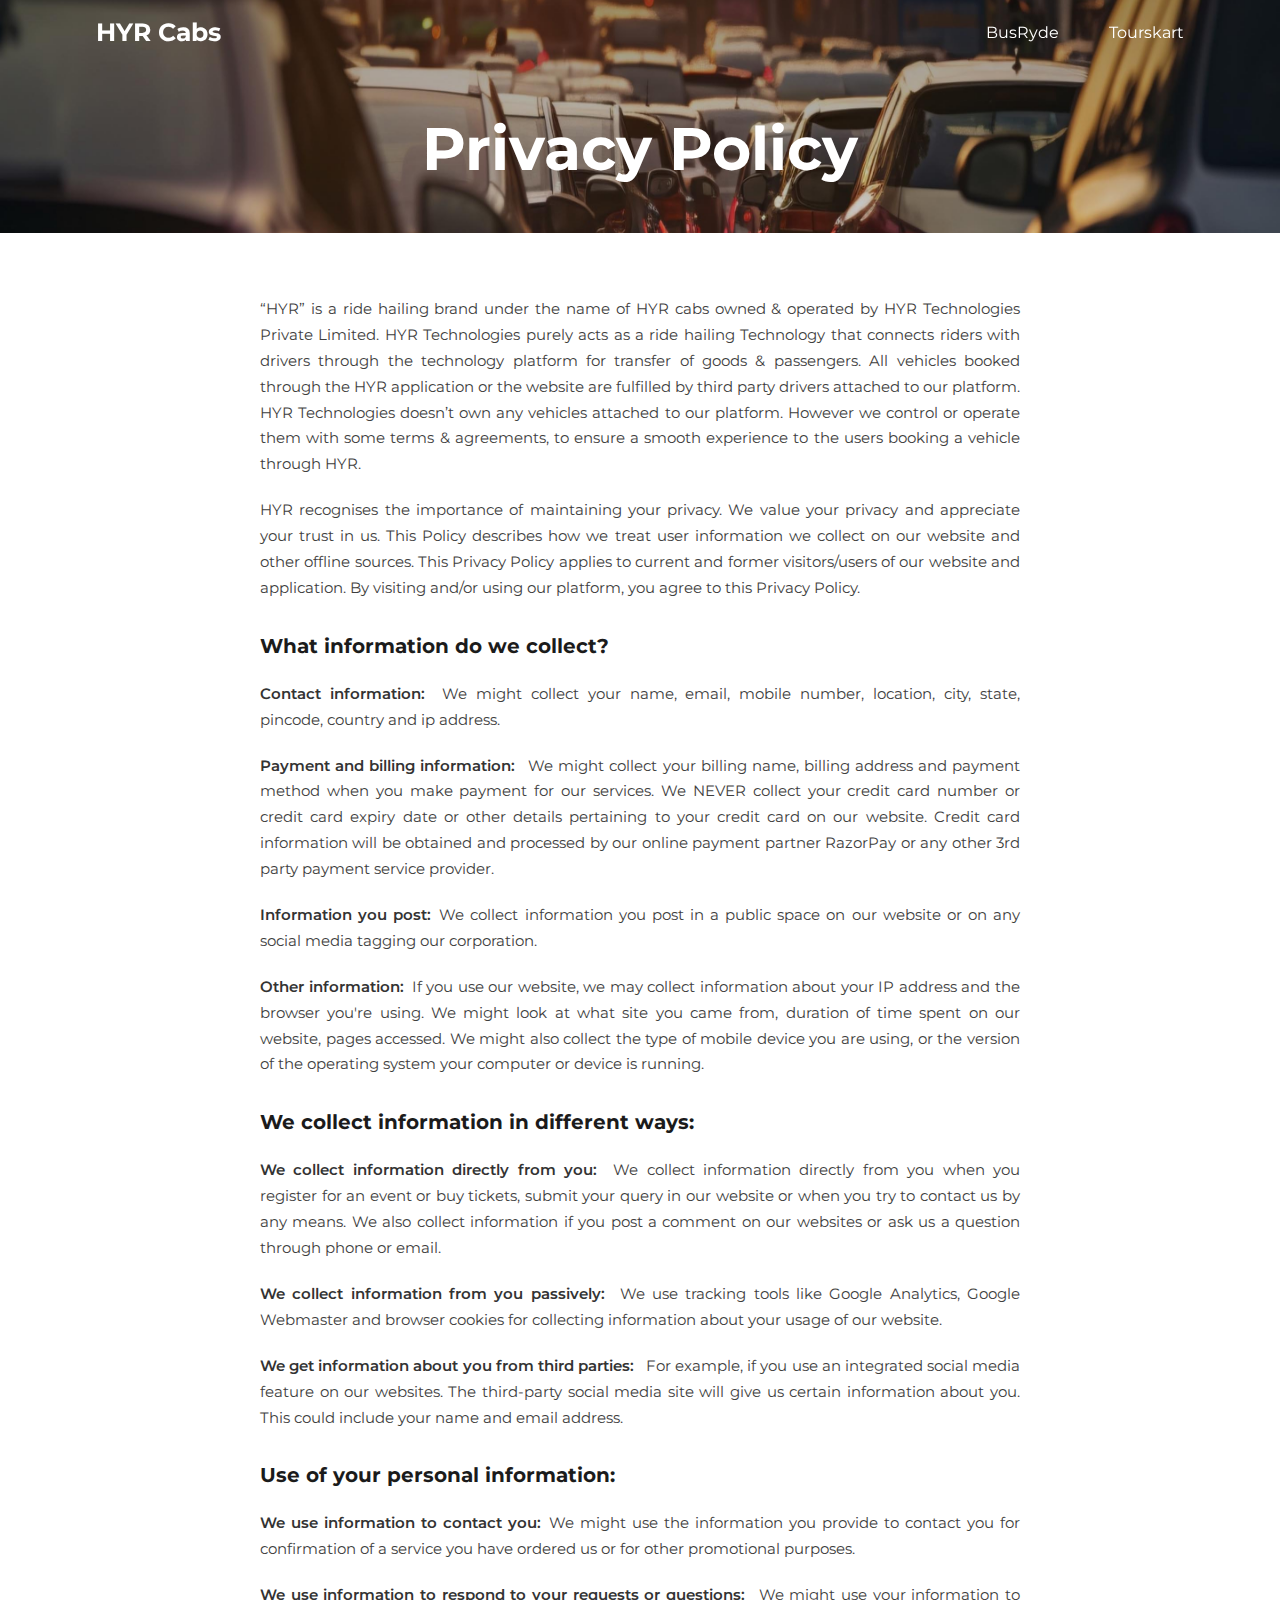
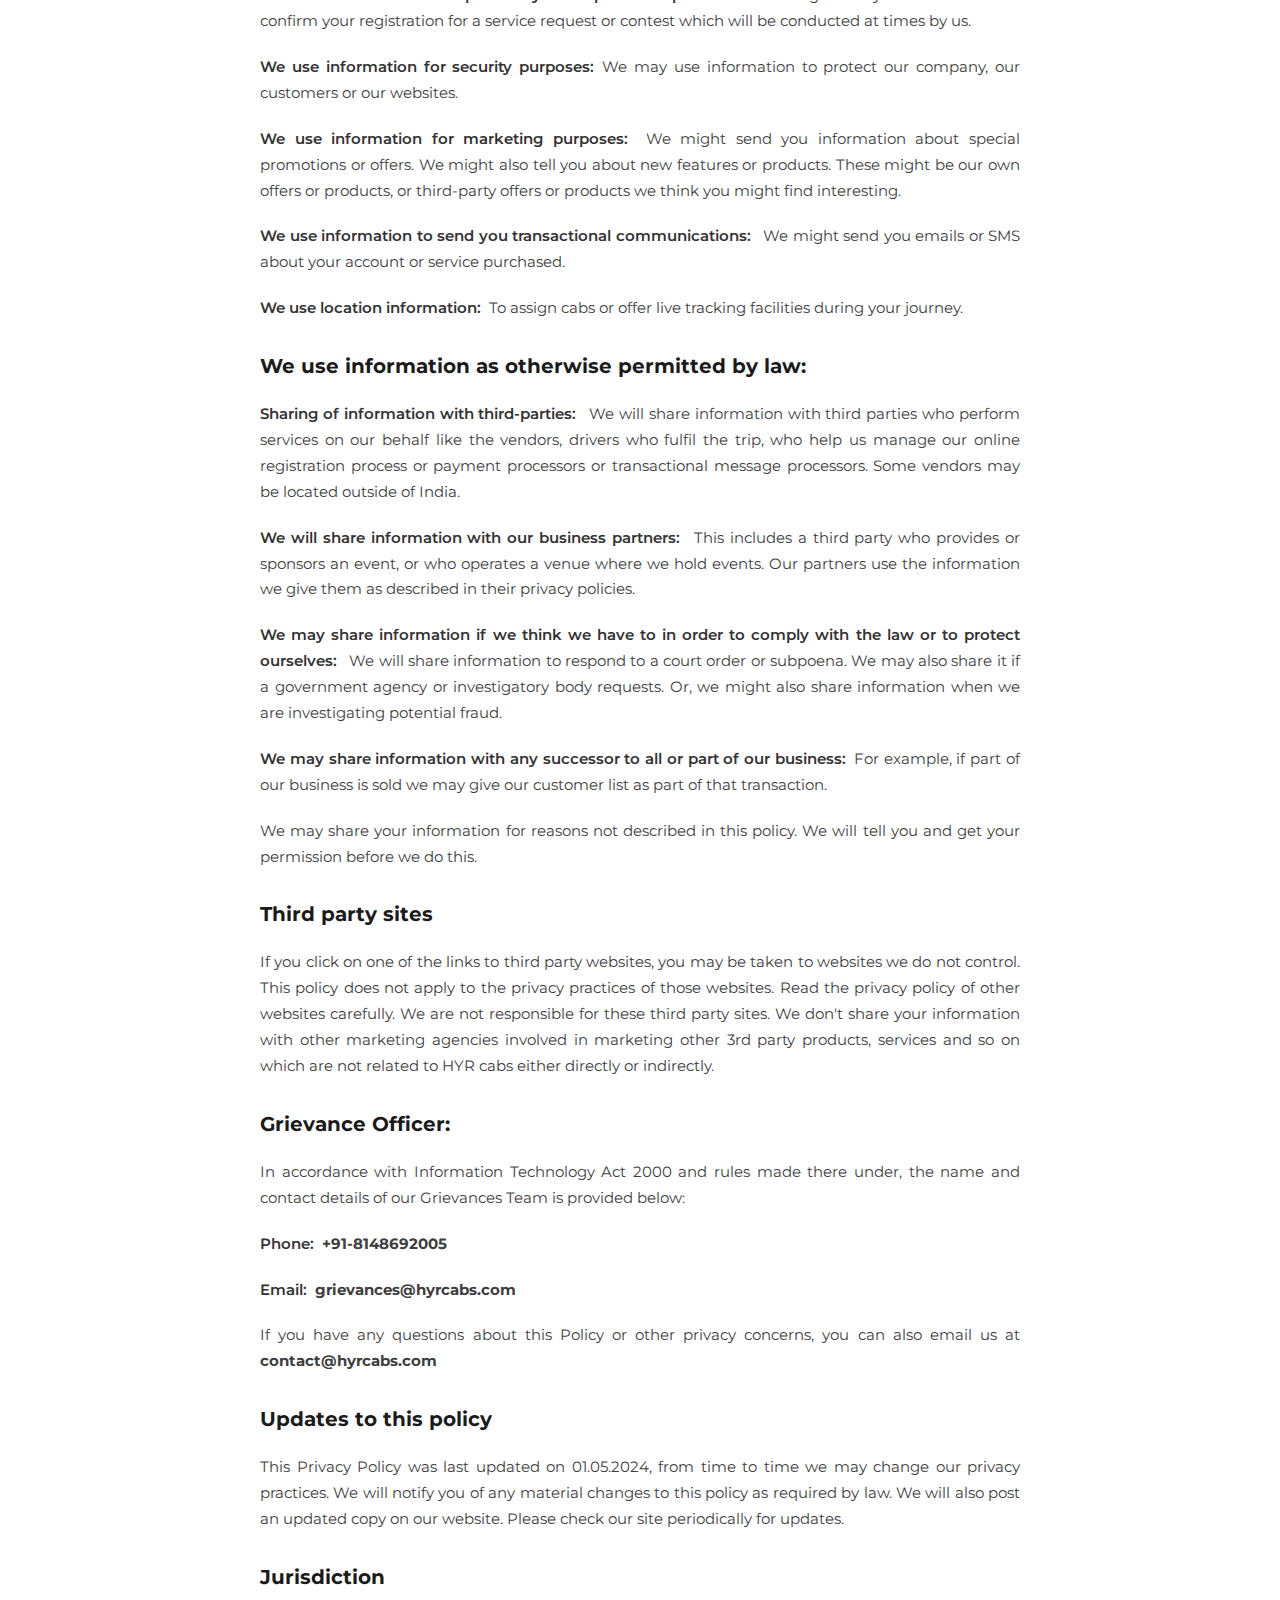
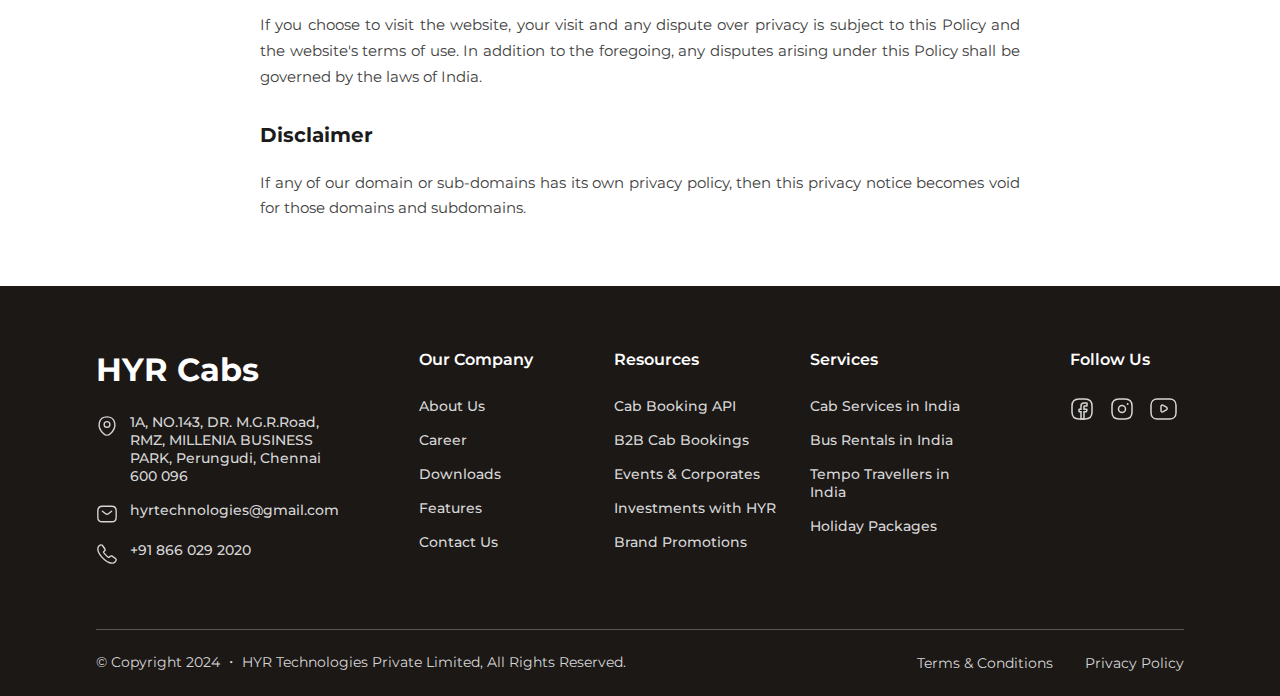
<file: privacypolicy.html>
<!DOCTYPE html>
<html lang="en">
  <head>
    <meta charset="UTF-8" />
    <meta name="viewport" content="width=device-width, initial-scale=1.0" />
    <title>HYR | Book Your Perfect Ride</title>

    <!-- Custom CSS -->
    <link rel="stylesheet" href="./css/style.css" />

    <!-- Font Awesome -->
    <link
      rel="stylesheet"
      href="https://cdnjs.cloudflare.com/ajax/libs/font-awesome/6.3.0/css/all.min.css"
      integrity="sha512-SzlrxWUlpfuzQ+pcUCosxcglQRNAq/DZjVsC0lE40xsADsfeQoEypE+enwcOiGjk/bSuGGKHEyjSoQ1zVisanQ=="
      crossorigin="anonymous"
      referrerpolicy="no-referrer"
    />
  </head>
  <body>
    <!-- Header -->
    <header id="header" class="hyr_Header">
      <div class="hyr_page_container">
        <div class="hyr_Header__Nav">
          <figure class="hyr_brand_logo">
            <a href="index.html"
              ><h1 class="hyr_brand_logo_header">HYR Cabs</h1></a
            >
          </figure>
          <ul class="hyr_Header__Menu">
            <li class="hyr_Header__MenuItem">
              <a href="#" class="hyr_Header__MenuLink"
                ><i class="fa-solid fa-bus-simple"></i> BusRyde
              </a>
            </li>
            <li class="hyr_Header__MenuItem">
              <a href="#" class="hyr_Header__MenuLink">
                <i class="fa-solid fa-plane-departure"></i>Tourskart
              </a>
            </li>
          </ul>
          <div class="hyr_menu__icon">
            <i class="fa-solid fa-bars"></i>
          </div>
        </div>
      </div>
    </header>

    <!-- Showcase Section -->
    <section class="Banner">
      <div class="hyr_page_container">
        <div class="Showcase__section">
          <div class="Banner__content_wrapper">
            <div class="Showcase__title_space">
              <!-- <h2 class="showcase__subtitle_fs">Book Your Perfect Ride</h2> -->
              <h1 class="showcase__title_fs">Privacy Policy</h1>
            </div>
          </div>
        </div>
      </div>
    </section>

    <section
      class="Content__paragraph hyr_section_top_space hyr_section_bottom_space"
    >
      <div class="hyr_content_container">
        <section class="Content__paragraph_wrapper">
          <article class="media__paragraph_group">
            <div class="media__paragraph">
              <p class="content__body_fs">
                “HYR” is a ride hailing brand under the name of HYR cabs owned &
                operated by HYR Technologies Private Limited. HYR Technologies
                purely acts as a ride hailing Technology that connects riders
                with drivers through the technology platform for transfer of
                goods & passengers. All vehicles booked through the HYR
                application or the website are fulfilled by third party drivers
                attached to our platform. HYR Technologies doesn’t own any
                vehicles attached to our platform. However we control or operate
                them with some terms & agreements, to ensure a smooth experience
                to the users booking a vehicle through HYR.
              </p>

              <p class="content__body_fs">
                HYR recognises the importance of maintaining your privacy. We
                value your privacy and appreciate your trust in us. This Policy
                describes how we treat user information we collect on our
                website and other offline sources. This Privacy Policy applies
                to current and former visitors/users of our website and
                application. By visiting and/or using our platform, you agree to
                this Privacy Policy.
              </p>
            </div>
          </article>
          <article class="media__paragraph_group">
            <h1 class="content__heading_fs">What information do we collect?</h1>
            <div class="media__paragraph">
              <p class="content__body_fs">
                <span>Contact information:</span> We might collect your name,
                email, mobile number, location, city, state, pincode, country
                and ip address.
              </p>
              <p class="content__body_fs">
                <span>Payment and billing information:</span> We might collect
                your billing name, billing address and payment method when you
                make payment for our services. We NEVER collect your credit card
                number or credit card expiry date or other details pertaining to
                your credit card on our website. Credit card information will be
                obtained and processed by our online payment partner RazorPay or
                any other 3rd party payment service provider.
              </p>
              <p class="content__body_fs">
                <span>Information you post:</span>We collect information you
                post in a public space on our website or on any social media
                tagging our corporation.
              </p>
              <p class="content__body_fs">
                <span>Other information:</span>If you use our website, we may
                collect information about your IP address and the browser you're
                using. We might look at what site you came from, duration of
                time spent on our website, pages accessed. We might also collect
                the type of mobile device you are using, or the version of the
                operating system your computer or device is running.
              </p>
            </div>
          </article>

          <article class="media__paragraph_group">
            <h1 class="content__heading_fs">
              We collect information in different ways:
            </h1>
            <div class="media__paragraph">
              <p class="content__body_fs">
                <span>We collect information directly from you: </span>We
                collect information directly from you when you register for an
                event or buy tickets, submit your query in our website or when
                you try to contact us by any means. We also collect information
                if you post a comment on our websites or ask us a question
                through phone or email.
              </p>
              <p class="content__body_fs">
                <span>We collect information from you passively: </span>We use
                tracking tools like Google Analytics, Google Webmaster and
                browser cookies for collecting information about your usage of
                our website.
              </p>
              <p class="content__body_fs">
                <span>We get information about you from third parties:</span>
                For example, if you use an integrated social media feature on
                our websites. The third-party social media site will give us
                certain information about you. This could include your name and
                email address.
              </p>
            </div>
          </article>

          <article class="media__paragraph_group">
            <h1 class="content__heading_fs">
              Use of your personal information:
            </h1>
            <div class="media__paragraph">
              <p class="content__body_fs">
                <span>We use information to contact you:</span>We might use the
                information you provide to contact you for confirmation of a
                service you have ordered us or for other promotional purposes.
              </p>
              <p class="content__body_fs">
                <span
                  >We use information to respond to your requests or questions: </span
                >We might use your information to confirm your registration for
                a service request or contest which will be conducted at times by
                us.
              </p>
              <p class="content__body_fs">
                <span>We use information for security purposes:</span>We may use
                information to protect our company, our customers or our
                websites.
              </p>

              <p class="content__body_fs">
                <span>We use information for marketing purposes: </span>We might
                send you information about special promotions or offers. We
                might also tell you about new features or products. These might
                be our own offers or products, or third-party offers or products
                we think you might find interesting.
              </p>
              <p class="content__body_fs">
                <span
                  >We use information to send you transactional communications: </span
                >We might send you emails or SMS about your account or service
                purchased.
              </p>
              <p class="content__body_fs">
                <span>We use location information:</span>To assign cabs or offer
                live tracking facilities during your journey.
              </p>
            </div>
          </article>

          <article class="media__paragraph_group">
            <h1 class="content__heading_fs">
              We use information as otherwise permitted by law:
            </h1>
            <div class="media__paragraph">
              <p class="content__body_fs">
                <span>Sharing of information with third-parties:</span> We will
                share information with third parties who perform services on our
                behalf like the vendors, drivers who fulfil the trip, who help
                us manage our online registration process or payment processors
                or transactional message processors. Some vendors may be located
                outside of India.
              </p>
              <p class="content__body_fs">
                <span
                  >We will share information with our business partners: </span
                >This includes a third party who provides or sponsors an event,
                or who operates a venue where we hold events. Our partners use
                the information we give them as described in their privacy
                policies.
              </p>
              <p class="content__body_fs">
                <span
                  >We may share information if we think we have to in order to
                  comply with the law or to protect ourselves: </span
                >We will share information to respond to a court order or
                subpoena. We may also share it if a government agency or
                investigatory body requests. Or, we might also share information
                when we are investigating potential fraud.
              </p>
              <p class="content__body_fs">
                <span
                  >We may share information with any successor to all or part of
                  our business:</span
                >For example, if part of our business is sold we may give our
                customer list as part of that transaction.
              </p>
              <p class="content__body_fs">
                We may share your information for reasons not described in this
                policy. We will tell you and get your permission before we do
                this.
              </p>
            </div>
          </article>

          <article class="media__paragraph_group">
            <h1 class="content__heading_fs">Third party sites</h1>
            <div class="media__paragraph">
              <p class="content__body_fs">
                If you click on one of the links to third party websites, you
                may be taken to websites we do not control. This policy does not
                apply to the privacy practices of those websites. Read the
                privacy policy of other websites carefully. We are not
                responsible for these third party sites. We don't share your
                information with other marketing agencies involved in marketing
                other 3rd party products, services and so on which are not
                related to HYR cabs either directly or indirectly.
              </p>
            </div>
          </article>
          <article class="media__paragraph_group">
            <h1 class="content__heading_fs">Grievance Officer:</h1>
            <div class="media__paragraph">
              <p class="content__body_fs">
                In accordance with Information Technology Act 2000 and rules
                made there under, the name and contact details of our Grievances
                Team is provided below:
              </p>
              <p class="content__body_fs">
                <span>Phone:</span><strong>+91-8148692005</strong>
              </p>
              <p class="content__body_fs">
                <span>Email:</span><strong>grievances@hyrcabs.com</strong>
              </p>
              <p class="content__body_fs">
                If you have any questions about this Policy or other privacy
                concerns, you can also email us at
                <strong>contact@hyrcabs.com</strong>
              </p>
            </div>
          </article>

          <article class="media__paragraph_group">
            <h1 class="content__heading_fs">Updates to this policy</h1>
            <div class="media__paragraph">
              <p class="content__body_fs">
                This Privacy Policy was last updated on 01.05.2024, from time to
                time we may change our privacy practices. We will notify you of
                any material changes to this policy as required by law. We will
                also post an updated copy on our website. Please check our site
                periodically for updates.
              </p>
            </div>
          </article>

          <article class="media__paragraph_group">
            <h1 class="content__heading_fs">Jurisdiction</h1>
            <div class="media__paragraph">
              <p class="content__body_fs">
                If you choose to visit the website, your visit and any dispute
                over privacy is subject to this Policy and the website's terms
                of use. In addition to the foregoing, any disputes arising under
                this Policy shall be governed by the laws of India.
              </p>
            </div>
          </article>

          <article class="media__paragraph_group">
            <h1 class="content__heading_fs">Disclaimer</h1>
            <div class="media__paragraph">
              <p class="content__body_fs">
                If any of our domain or sub-domains has its own privacy policy,
                then this privacy notice becomes void for those domains and
                subdomains.
              </p>
            </div>
          </article>
        </section>
      </div>
    </section>

    <!-- <article class="media__paragraph_group">
      <h1 class="content__heading_fs">What information do we collect?</h1>
      <div class="media__paragraph">
        <p class="content__body_fs">
          <span></span> 
        </p>
        <p class="content__body_fs">
          <span></span> 
        </p>
        <p class="content__body_fs">
          <span></span> 
        </p>
       
      </div>
    </article> -->

    <!-- Footer Section -->
    <footer class="Footer">
      <div class="hyr_page_container">
        <div class="Footer__section">
          <div class="Footer__grid_layout">
            <article class="Footer__branding">
              <h1 class="HYR__brand_logo">HYR Cabs</h1>
              <div class="Footer__branding_info">
                <div class="grid_card">
                  <img
                    src="./assets/icons/footer/address.svg"
                    alt="footer_icon"
                  />
                  <p class="footer__body_fs">
                    1A, NO.143, DR. M.G.R.Road, RMZ, MILLENIA BUSINESS PARK,
                    Perungudi, Chennai 600 096
                  </p>
                </div>

                <div class="grid_card">
                  <img
                    src="./assets/icons/footer/email.svg"
                    alt="footer_icon"
                  />
                  <p class="footer__body_fs">hyrtechnologies@gmail.com</p>
                </div>

                <div class="grid_card">
                  <img
                    src="./assets/icons/footer/phone.svg"
                    alt="footer_icon"
                  />
                  <p class="footer__body_fs">+91 866 029 2020</p>
                </div>
              </div>
            </article>
            <article class="Footer__actions">
              <div class="Footer__menu">
                <h1 class="footer__heading_fs">Our Company</h1>
                <div class="Footer__links">
                  <p class="footer__link_fs">About Us</p>
                  <p class="footer__link_fs">Career</p>
                  <p class="footer__link_fs">Downloads</p>
                  <p class="footer__link_fs">Features</p>
                  <p class="footer__link_fs">Contact Us</p>
                </div>
              </div>
              <div class="Footer__menu">
                <h1 class="footer__heading_fs">Resources</h1>
                <div class="Footer__links">
                  <a href="#" class="footer__link_fs">Cab Booking API</a>
                  <a href="#" class="footer__link_fs">B2B Cab Bookings</a>
                  <a href="#" class="footer__link_fs">Events & Corporates</a>
                  <a href="#" class="footer__link_fs">Investments with HYR</a>
                  <a href="#" class="footer__link_fs">Brand Promotions</a>
                </div>
              </div>
              <div class="Footer__menu">
                <h1 class="footer__heading_fs">Services</h1>
                <div class="Footer__links">
                  <a href="#" class="footer__link_fs">Cab Services in India</a>
                  <a href="#" class="footer__link_fs">Bus Rentals in India</a>
                  <a href="#" class="footer__link_fs"
                    >Tempo Travellers in India</a
                  >
                  <a href="#" class="footer__link_fs">Holiday Packages</a>
                </div>
              </div>
            </article>
            <article class="Footer__support">
              <h1 class="footer__heading_fs">Follow Us</h1>
              <div class="Footer__social_group">
                <a href="#" class="footer__social_links">
                  <img
                    src="./assets/icons/social/facebook.svg"
                    alt="facebook"
                  />
                </a>
                <a href="#" class="f">
                  <img
                    src="./assets/icons/social/instagram.svg"
                    alt="facebook"
                  />
                </a>
                <a href="#" class="footer__social_links">
                  <img src="./assets/icons/social/youtube.svg" alt="facebook" />
                </a>
              </div>
            </article>
          </div>
        </div>
        <div class="Footer__copyrights">
          <p class="footer__copy_fs">
            &copy; Copyright 2024 ・ HYR Technologies Private Limited, All
            Rights Reserved.
          </p>

          <div class="Footer__support_page">
            <a href="terms&condition.html" class="footer__copy_fs"
              >Terms & Conditions</a
            >
            <a href="privacypolicy.html" class="footer__copy_fs"
              >Privacy Policy</a
            >
          </div>
        </div>
      </div>
    </footer>

    <script>
      const header = document.getElementById("header");

      window.addEventListener("scroll", onScroll);

      function onScroll() {
        if (window.scrollY >= 100) {
          header.classList.add("bg_added");
        } else {
          header.classList.remove("bg_added");
        }
      }
    </script>
  </body>
</html>
</file>
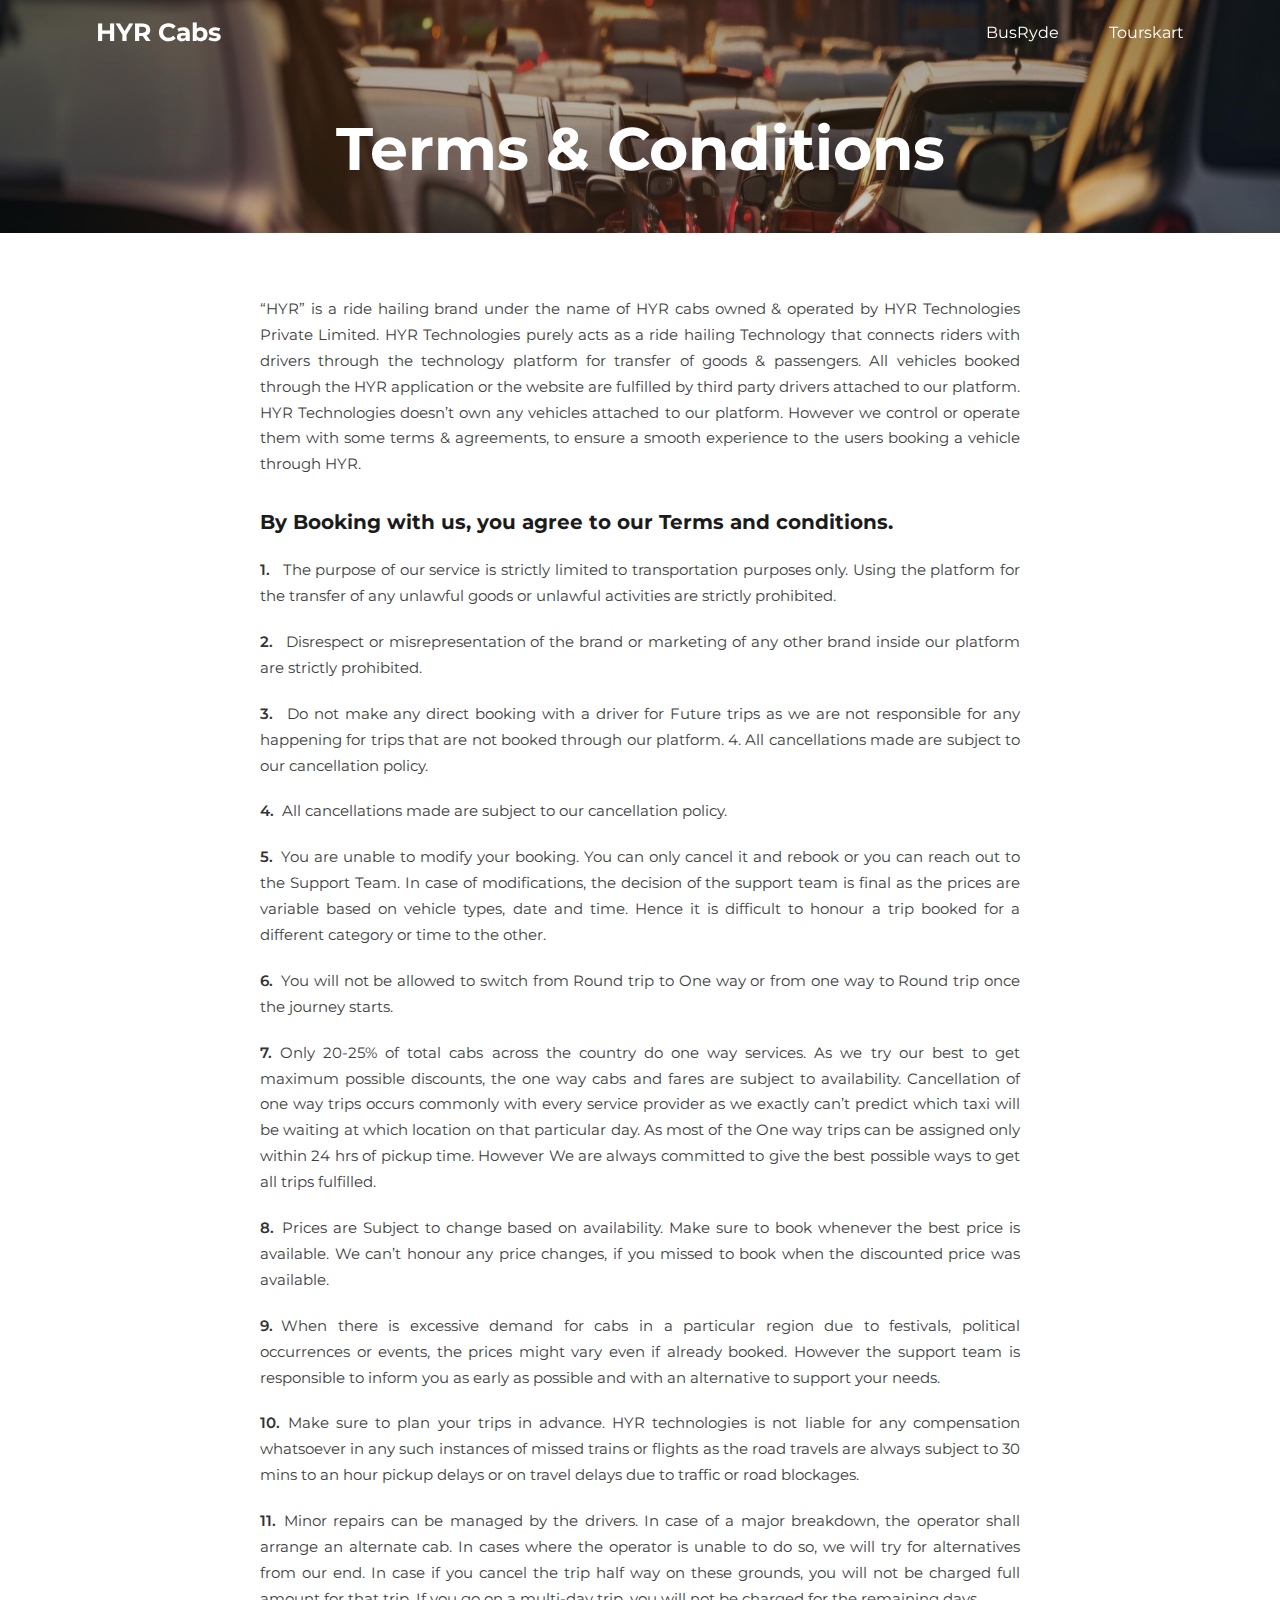
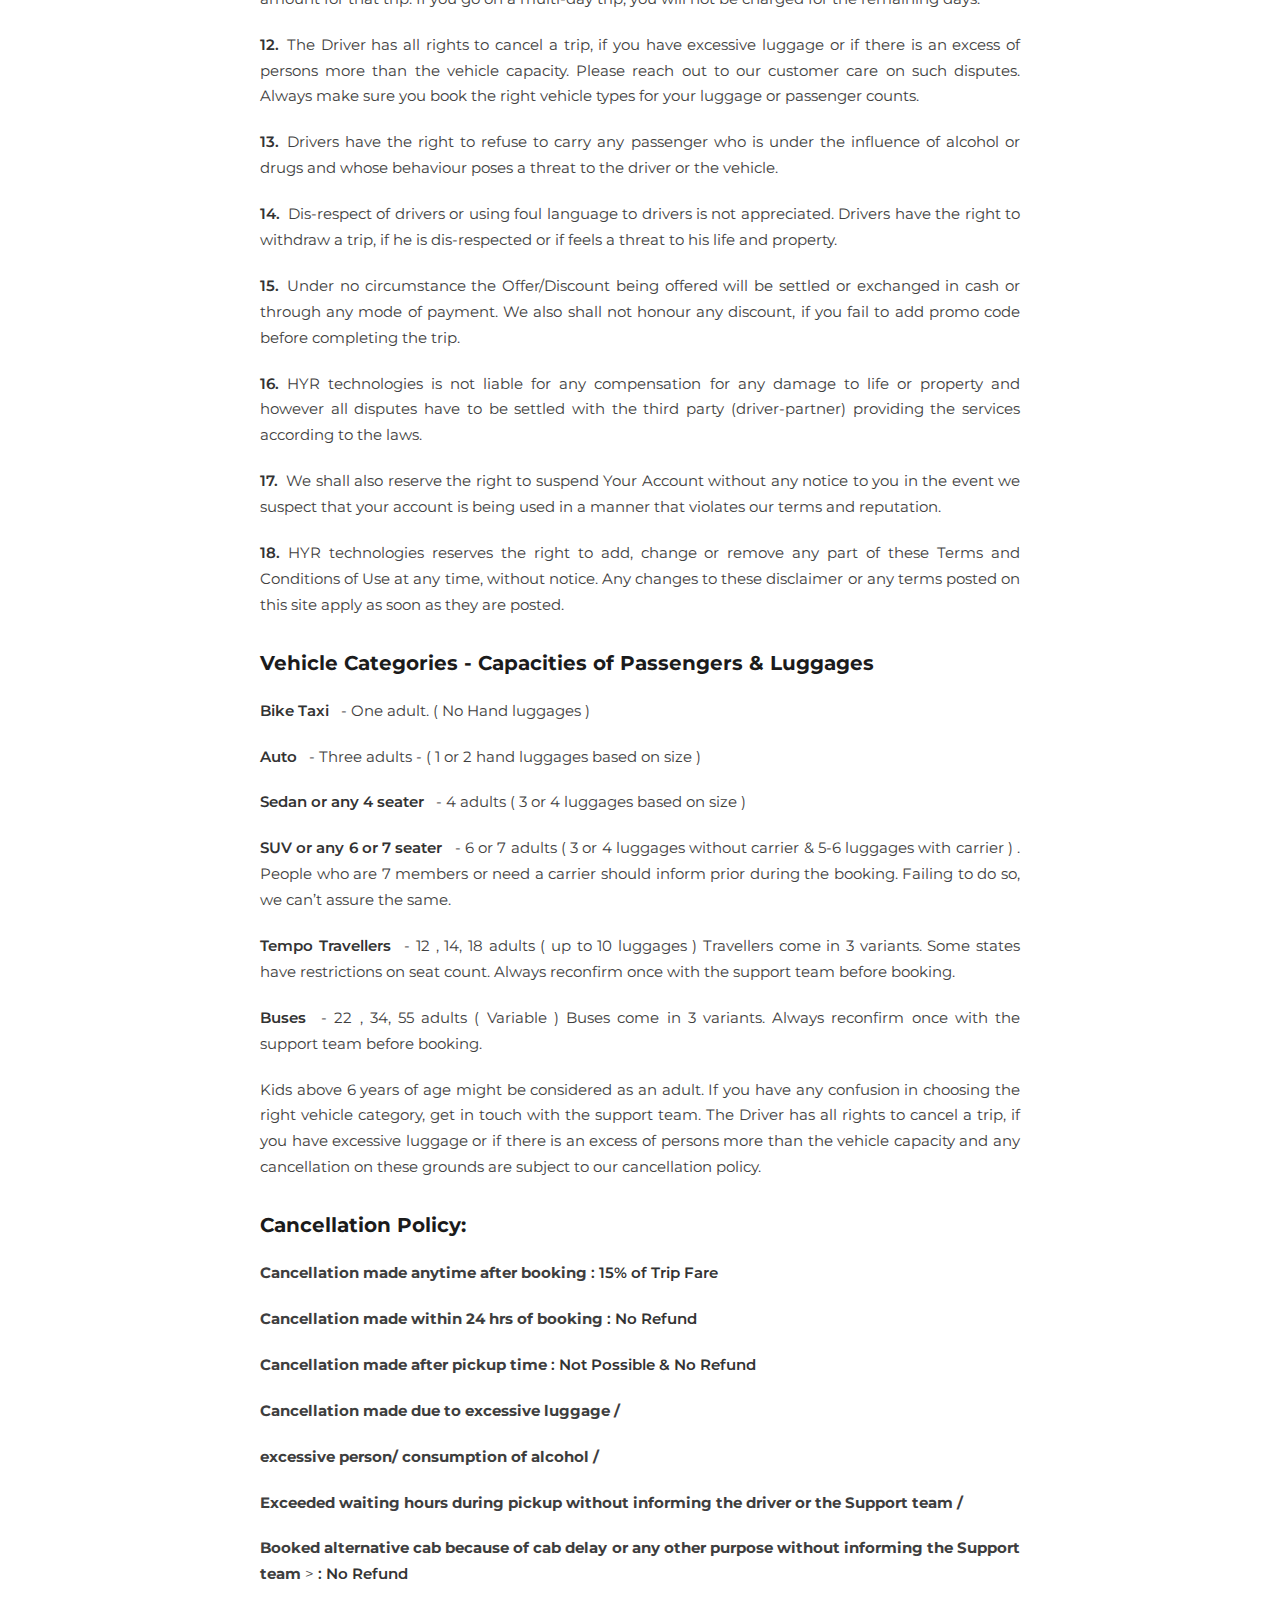
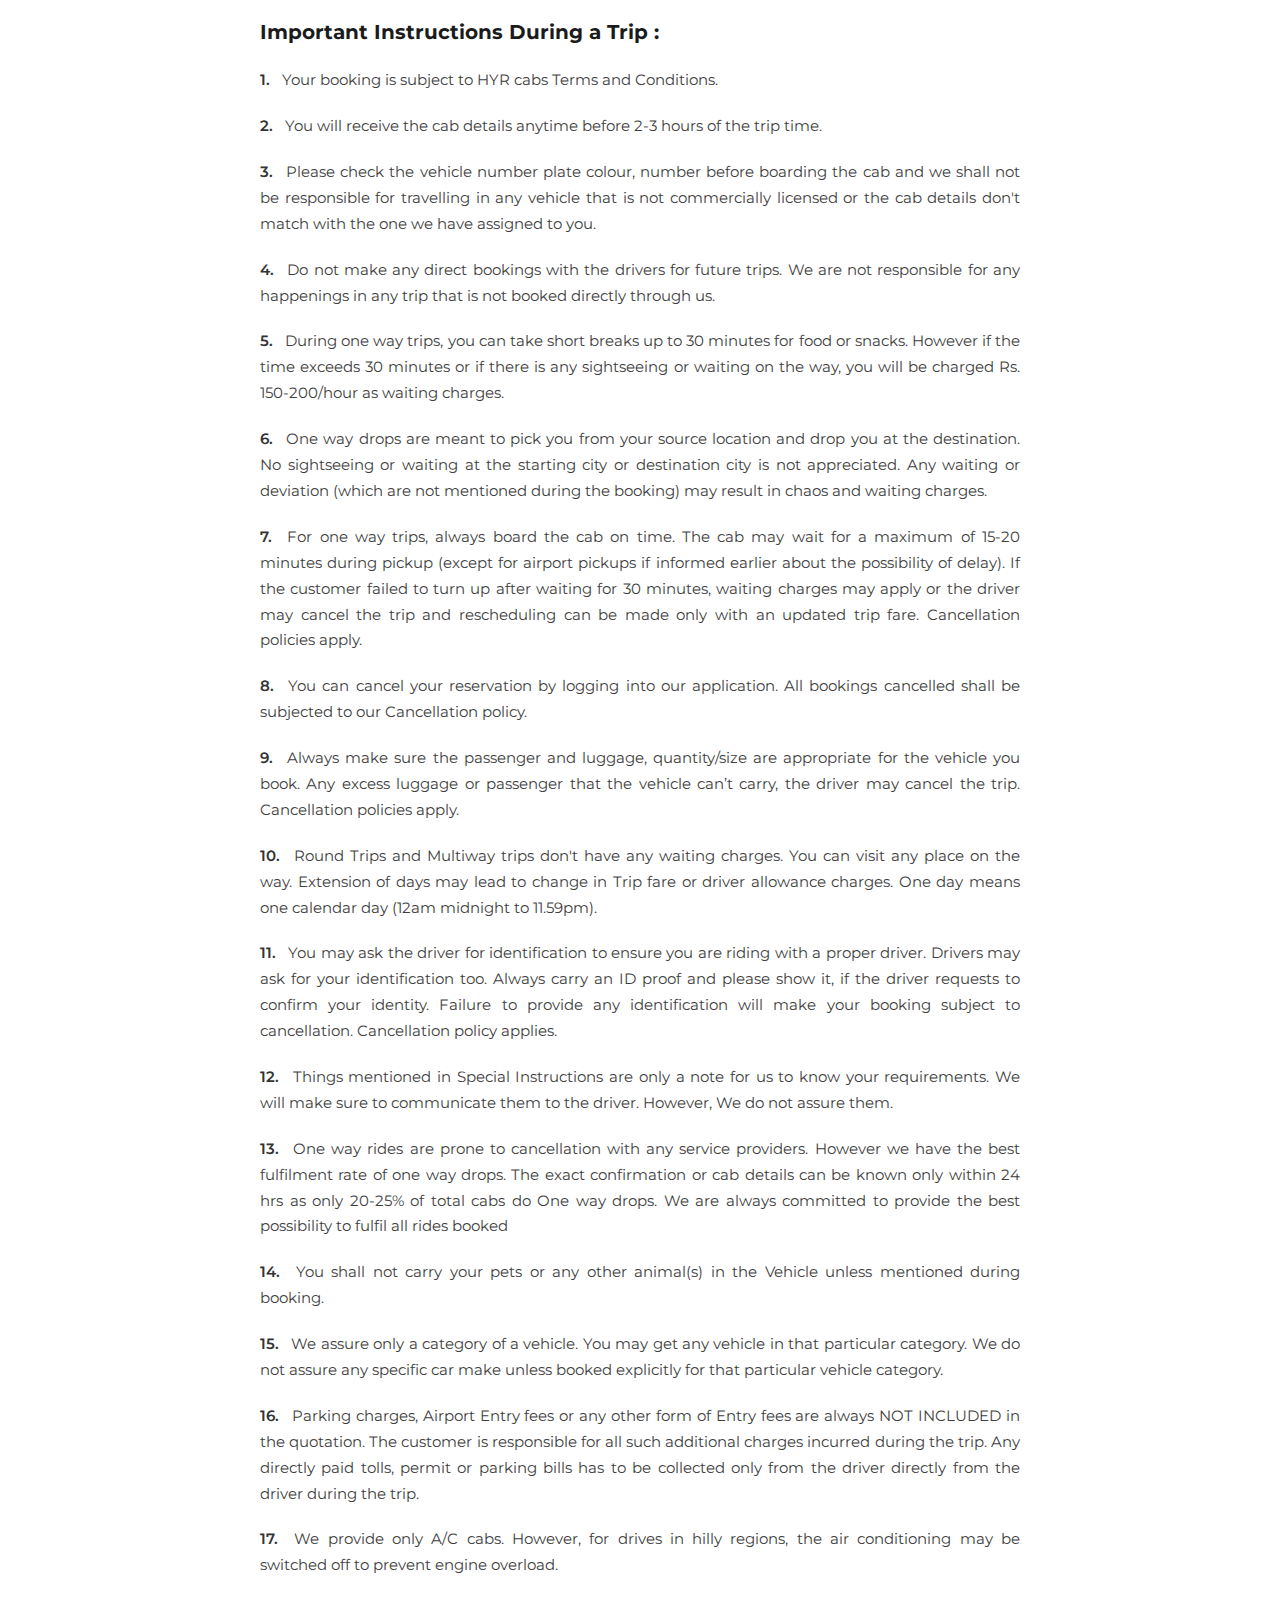
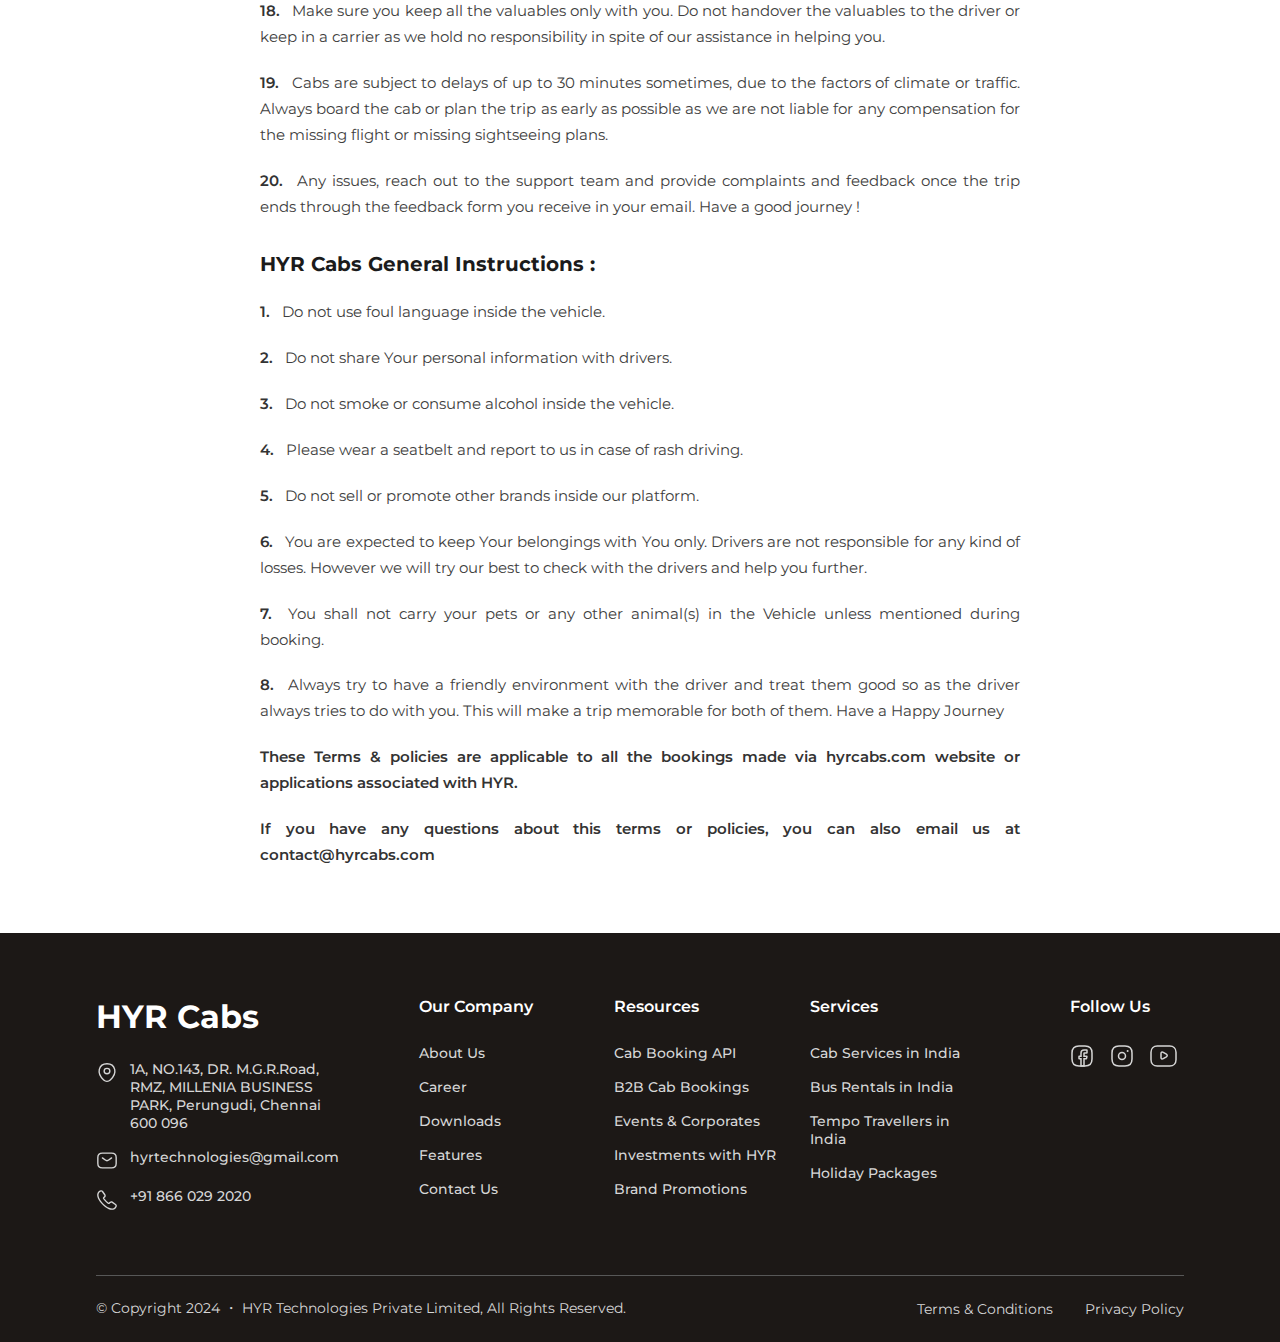
<file: terms&condition.html>
<!DOCTYPE html>
<html lang="en">
  <head>
    <meta charset="UTF-8" />
    <meta name="viewport" content="width=device-width, initial-scale=1.0" />
    <title>HYR | Book Your Perfect Ride</title>

    <!-- Custom CSS -->
    <link rel="stylesheet" href="./css/style.css" />

    <!-- Font Awesome -->
    <link
      rel="stylesheet"
      href="https://cdnjs.cloudflare.com/ajax/libs/font-awesome/6.3.0/css/all.min.css"
      integrity="sha512-SzlrxWUlpfuzQ+pcUCosxcglQRNAq/DZjVsC0lE40xsADsfeQoEypE+enwcOiGjk/bSuGGKHEyjSoQ1zVisanQ=="
      crossorigin="anonymous"
      referrerpolicy="no-referrer"
    />
  </head>
  <body>
    <!-- Header -->
    <header id="header" class="hyr_Header">
      <div class="hyr_page_container">
        <div class="hyr_Header__Nav">
          <figure class="hyr_brand_logo">
            <a href="index.html"
              ><h1 class="hyr_brand_logo_header">HYR Cabs</h1></a
            >
          </figure>
          <ul class="hyr_Header__Menu">
            <li class="hyr_Header__MenuItem">
              <a href="#" class="hyr_Header__MenuLink"
                ><i class="fa-solid fa-bus-simple"></i> BusRyde
              </a>
            </li>
            <li class="hyr_Header__MenuItem">
              <a href="#" class="hyr_Header__MenuLink">
                <i class="fa-solid fa-plane-departure"></i>Tourskart
              </a>
            </li>
          </ul>
          <div class="hyr_menu__icon">
            <i class="fa-solid fa-bars"></i>
          </div>
        </div>
      </div>
    </header>
    <!-- Showcase Section -->
    <section class="Banner">
      <div class="hyr_page_container">
        <div class="Showcase__section">
          <div class="Banner__content_wrapper">
            <div class="Showcase__title_space">
              <!-- <h2 class="showcase__subtitle_fs">Book Your Perfect Ride</h2> -->
              <h1 class="showcase__title_fs">Terms & Conditions</h1>
            </div>
          </div>
        </div>
      </div>
    </section>

    <section
      class="Content__paragraph hyr_section_top_space hyr_section_bottom_space"
    >
      <div class="hyr_content_container">
        <section class="Content__paragraph_wrapper">
          <article class="media__paragraph_group">
            <div class="media__paragraph">
              <p class="content__body_fs">
                “HYR” is a ride hailing brand under the name of HYR cabs owned &
                operated by HYR Technologies Private Limited. HYR Technologies
                purely acts as a ride hailing Technology that connects riders
                with drivers through the technology platform for transfer of
                goods & passengers. All vehicles booked through the HYR
                application or the website are fulfilled by third party drivers
                attached to our platform. HYR Technologies doesn’t own any
                vehicles attached to our platform. However we control or operate
                them with some terms & agreements, to ensure a smooth experience
                to the users booking a vehicle through HYR.
              </p>
            </div>
          </article>
          <article class="media__paragraph_group">
            <h1 class="content__heading_fs">
              By Booking with us, you agree to our Terms and conditions.
            </h1>
            <div class="media__paragraph">
              <p class="content__body_fs">
                <span>1.</span> The purpose of our service is strictly limited
                to transportation purposes only. Using the platform for the
                transfer of any unlawful goods or unlawful activities are
                strictly prohibited.
              </p>
              <p class="content__body_fs">
                <span>2.</span> Disrespect or misrepresentation of the brand or
                marketing of any other brand inside our platform are strictly
                prohibited.
              </p>
              <p class="content__body_fs">
                <span>3.</span> Do not make any direct booking with a driver for
                Future trips as we are not responsible for any happening for
                trips that are not booked through our platform. 4. All
                cancellations made are subject to our cancellation policy.
              </p>
              <p class="content__body_fs">
                <span>4.</span>All cancellations made are subject to our
                cancellation policy.
              </p>
              <p class="content__body_fs">
                <span>5.</span>You are unable to modify your booking. You can
                only cancel it and rebook or you can reach out to the Support
                Team. In case of modifications, the decision of the support team
                is final as the prices are variable based on vehicle types, date
                and time. Hence it is difficult to honour a trip booked for a
                different category or time to the other.
              </p>
              <p class="content__body_fs">
                <span>6.</span>You will not be allowed to switch from Round trip
                to One way or from one way to Round trip once the journey
                starts.
              </p>
              <p class="content__body_fs">
                <span>7.</span>Only 20-25% of total cabs across the country do
                one way services. As we try our best to get maximum possible
                discounts, the one way cabs and fares are subject to
                availability. Cancellation of one way trips occurs commonly with
                every service provider as we exactly can’t predict which taxi
                will be waiting at which location on that particular day. As
                most of the One way trips can be assigned only within 24 hrs of
                pickup time. However We are always committed to give the best
                possible ways to get all trips fulfilled.
              </p>
              <p class="content__body_fs">
                <span>8.</span>Prices are Subject to change based on
                availability. Make sure to book whenever the best price is
                available. We can’t honour any price changes, if you missed to
                book when the discounted price was available.
              </p>
              <p class="content__body_fs">
                <span>9.</span>When there is excessive demand for cabs in a
                particular region due to festivals, political occurrences or
                events, the prices might vary even if already booked. However
                the support team is responsible to inform you as early as
                possible and with an alternative to support your needs.
              </p>
              <p class="content__body_fs">
                <span>10.</span>Make sure to plan your trips in advance. HYR
                technologies is not liable for any compensation whatsoever in
                any such instances of missed trains or flights as the road
                travels are always subject to 30 mins to an hour pickup delays
                or on travel delays due to traffic or road blockages.
              </p>
              <p class="content__body_fs">
                <span>11.</span>Minor repairs can be managed by the drivers. In
                case of a major breakdown, the operator shall arrange an
                alternate cab. In cases where the operator is unable to do so,
                we will try for alternatives from our end. In case if you cancel
                the trip half way on these grounds, you will not be charged full
                amount for that trip. If you go on a multi-day trip, you will
                not be charged for the remaining days.
              </p>
              <p class="content__body_fs">
                <span>12.</span>The Driver has all rights to cancel a trip, if
                you have excessive luggage or if there is an excess of persons
                more than the vehicle capacity. Please reach out to our customer
                care on such disputes. Always make sure you book the right
                vehicle types for your luggage or passenger counts.
              </p>
              <p class="content__body_fs">
                <span>13.</span>Drivers have the right to refuse to carry any
                passenger who is under the influence of alcohol or drugs and
                whose behaviour poses a threat to the driver or the vehicle.
              </p>
              <p class="content__body_fs">
                <span>14.</span>Dis-respect of drivers or using foul language to
                drivers is not appreciated. Drivers have the right to withdraw a
                trip, if he is dis-respected or if feels a threat to his life
                and property.
              </p>
              <p class="content__body_fs">
                <span>15.</span>Under no circumstance the Offer/Discount being
                offered will be settled or exchanged in cash or through any mode
                of payment. We also shall not honour any discount, if you fail
                to add promo code before completing the trip.
              </p>
              <p class="content__body_fs">
                <span>16.</span>HYR technologies is not liable for any
                compensation for any damage to life or property and however all
                disputes have to be settled with the third party
                (driver-partner) providing the services according to the laws.
              </p>
              <p class="content__body_fs">
                <span>17.</span>We shall also reserve the right to suspend Your
                Account without any notice to you in the event we suspect that
                your account is being used in a manner that violates our terms
                and reputation.
              </p>
              <p class="content__body_fs">
                <span>18.</span>HYR technologies reserves the right to add,
                change or remove any part of these Terms and Conditions of Use
                at any time, without notice. Any changes to these disclaimer or
                any terms posted on this site apply as soon as they are posted.
              </p>
            </div>
          </article>

          <article class="media__paragraph_group">
            <h1 class="content__heading_fs">
              Vehicle Categories - Capacities of Passengers & Luggages
            </h1>
            <div class="media__paragraph">
              <p class="content__body_fs">
                <span>Bike Taxi</span> - One adult. ( No Hand luggages )
              </p>
              <p class="content__body_fs">
                <span>Auto </span> - Three adults - ( 1 or 2 hand luggages based
                on size )
              </p>
              <p class="content__body_fs">
                <span>Sedan or any 4 seater </span> - 4 adults ( 3 or 4 luggages
                based on size )
              </p>
              <p class="content__body_fs">
                <span>SUV or any 6 or 7 seater </span> - 6 or 7 adults ( 3 or 4
                luggages without carrier & 5-6 luggages with carrier ) . People
                who are 7 members or need a carrier should inform prior during
                the booking. Failing to do so, we can’t assure the same.
              </p>
              <p class="content__body_fs">
                <span>Tempo Travellers </span> - 12 , 14, 18 adults ( up to 10
                luggages ) Travellers come in 3 variants. Some states have
                restrictions on seat count. Always reconfirm once with the
                support team before booking.
              </p>
              <p class="content__body_fs">
                <span>Buses </span>- 22 , 34, 55 adults ( Variable ) Buses come
                in 3 variants. Always reconfirm once with the support team
                before booking.
              </p>

              <p class="content__body_fs">
                Kids above 6 years of age might be considered as an adult. If
                you have any confusion in choosing the right vehicle category,
                get in touch with the support team. The Driver has all rights to
                cancel a trip, if you have excessive luggage or if there is an
                excess of persons more than the vehicle capacity and any
                cancellation on these grounds are subject to our cancellation
                policy.
              </p>
            </div>
          </article>

          <article class="media__paragraph_group">
            <h1 class="content__heading_fs">Cancellation Policy:</h1>
            <div class="media__paragraph">
              <p class="content__body_fs">
                <strong>Cancellation made anytime after booking </strong
                ><span> : 15% of Trip Fare </span>
              </p>

              <p class="content__body_fs">
                <strong>Cancellation made within 24 hrs of booking </strong
                ><span> : No Refund </span>
              </p>
              <p class="content__body_fs">
                <strong>Cancellation made after pickup time </strong
                ><span> : Not Possible & No Refund </span>
              </p>
              <p class="content__body_fs">
                <strong>Cancellation made due to excessive luggage / </strong>
              </p>
              <p class="content__body_fs">
                <strong>excessive person/ consumption of alcohol / </strong>
              </p>
              <p class="content__body_fs">
                <strong
                  >Exceeded waiting hours during pickup without informing the
                  driver or the Support team /
                </strong>
              </p>
              <p class="content__body_fs">
                <strong
                  >Booked alternative cab because of cab delay or any other
                  purpose without informing the Support team
                </strong>
                ><span> : No Refund </span>
              </p>
            </div>
          </article>

          <article class="media__paragraph_group">
            <h1 class="content__heading_fs">
              Important Instructions During a Trip :
            </h1>
            <div class="media__paragraph">
              <p class="content__body_fs">
                <span>1. </span>Your booking is subject to HYR cabs Terms and
                Conditions.
              </p>
              <p class="content__body_fs">
                <span>2. </span>You will receive the cab details anytime before
                2-3 hours of the trip time.
              </p>
              <p class="content__body_fs">
                <span>3. </span>Please check the vehicle number plate colour,
                number before boarding the cab and we shall not be responsible
                for travelling in any vehicle that is not commercially licensed
                or the cab details don't match with the one we have assigned to
                you.
              </p>
              <p class="content__body_fs">
                <span>4. </span>Do not make any direct bookings with the drivers
                for future trips. We are not responsible for any happenings in
                any trip that is not booked directly through us.
              </p>
              <p class="content__body_fs">
                <span>5. </span>During one way trips, you can take short breaks
                up to 30 minutes for food or snacks. However if the time exceeds
                30 minutes or if there is any sightseeing or waiting on the way,
                you will be charged Rs. 150-200/hour as waiting charges.
              </p>
              <p class="content__body_fs">
                <span>6. </span>One way drops are meant to pick you from your
                source location and drop you at the destination. No sightseeing
                or waiting at the starting city or destination city is not
                appreciated. Any waiting or deviation (which are not mentioned
                during the booking) may result in chaos and waiting charges.
              </p>
              <p class="content__body_fs">
                <span>7. </span>For one way trips, always board the cab on time.
                The cab may wait for a maximum of 15-20 minutes during pickup
                (except for airport pickups if informed earlier about the
                possibility of delay). If the customer failed to turn up after
                waiting for 30 minutes, waiting charges may apply or the driver
                may cancel the trip and rescheduling can be made only with an
                updated trip fare. Cancellation policies apply.
              </p>
              <p class="content__body_fs">
                <span>8. </span>You can cancel your reservation by logging into
                our application. All bookings cancelled shall be subjected to
                our Cancellation policy.
              </p>
              <p class="content__body_fs">
                <span>9. </span>Always make sure the passenger and luggage,
                quantity/size are appropriate for the vehicle you book. Any
                excess luggage or passenger that the vehicle can’t carry, the
                driver may cancel the trip. Cancellation policies apply.
              </p>
              <p class="content__body_fs">
                <span>10. </span>Round Trips and Multiway trips don't have any
                waiting charges. You can visit any place on the way. Extension
                of days may lead to change in Trip fare or driver allowance
                charges. One day means one calendar day (12am midnight to
                11.59pm).
              </p>
              <p class="content__body_fs">
                <span>11. </span>You may ask the driver for identification to
                ensure you are riding with a proper driver. Drivers may ask for
                your identification too. Always carry an ID proof and please
                show it, if the driver requests to confirm your identity.
                Failure to provide any identification will make your booking
                subject to cancellation. Cancellation policy applies.
              </p>
              <p class="content__body_fs">
                <span>12. </span>Things mentioned in Special Instructions are
                only a note for us to know your requirements. We will make sure
                to communicate them to the driver. However, We do not assure
                them.
              </p>
              <p class="content__body_fs">
                <span>13. </span>One way rides are prone to cancellation with
                any service providers. However we have the best fulfilment rate
                of one way drops. The exact confirmation or cab details can be
                known only within 24 hrs as only 20-25% of total cabs do One way
                drops. We are always committed to provide the best possibility
                to fulfil all rides booked
              </p>
              <p class="content__body_fs">
                <span>14. </span>You shall not carry your pets or any other
                animal(s) in the Vehicle unless mentioned during booking.
              </p>
              <p class="content__body_fs">
                <span>15. </span>We assure only a category of a vehicle. You may
                get any vehicle in that particular category. We do not assure
                any specific car make unless booked explicitly for that
                particular vehicle category.
              </p>
              <p class="content__body_fs">
                <span>16. </span>Parking charges, Airport Entry fees or any
                other form of Entry fees are always NOT INCLUDED in the
                quotation. The customer is responsible for all such additional
                charges incurred during the trip. Any directly paid tolls,
                permit or parking bills has to be collected only from the driver
                directly from the driver during the trip.
              </p>
              <p class="content__body_fs">
                <span>17. </span>We provide only A/C cabs. However, for drives
                in hilly regions, the air conditioning may be switched off to
                prevent engine overload.
              </p>
              <p class="content__body_fs">
                <span>18. </span>Make sure you keep all the valuables only with
                you. Do not handover the valuables to the driver or keep in a
                carrier as we hold no responsibility in spite of our assistance
                in helping you.
              </p>
              <p class="content__body_fs">
                <span>19. </span>Cabs are subject to delays of up to 30 minutes
                sometimes, due to the factors of climate or traffic. Always
                board the cab or plan the trip as early as possible as we are
                not liable for any compensation for the missing flight or
                missing sightseeing plans.
              </p>
              <p class="content__body_fs">
                <span>20. </span>Any issues, reach out to the support team and
                provide complaints and feedback once the trip ends through the
                feedback form you receive in your email. Have a good journey !
              </p>
            </div>
          </article>

          <article class="media__paragraph_group">
            <h1 class="content__heading_fs">HYR Cabs General Instructions :</h1>
            <div class="media__paragraph">
              <p class="content__body_fs">
                <span>1. </span>Do not use foul language inside the vehicle.
              </p>
              <p class="content__body_fs">
                <span>2. </span>Do not share Your personal information with
                drivers.
              </p>
              <p class="content__body_fs">
                <span>3. </span>Do not smoke or consume alcohol inside the
                vehicle.
              </p>
              <p class="content__body_fs">
                <span>4. </span>Please wear a seatbelt and report to us in case
                of rash driving.
              </p>
              <p class="content__body_fs">
                <span>5. </span>Do not sell or promote other brands inside our
                platform.
              </p>
              <p class="content__body_fs">
                <span>6. </span>You are expected to keep Your belongings with
                You only. Drivers are not responsible for any kind of losses.
                However we will try our best to check with the drivers and help
                you further.
              </p>
              <p class="content__body_fs">
                <span>7. </span>You shall not carry your pets or any other
                animal(s) in the Vehicle unless mentioned during booking.
              </p>
              <p class="content__body_fs">
                <span>8. </span>Always try to have a friendly environment with
                the driver and treat them good so as the driver always tries to
                do with you. This will make a trip memorable for both of them.
                Have a Happy Journey
              </p>
              <p class="content__body_fs">
                <span
                  >These Terms & policies are applicable to all the bookings
                  made via hyrcabs.com website or applications associated with
                  HYR.
                </span>
              </p>
              <p class="content__body_fs">
                <span
                  >If you have any questions about this terms or policies, you
                  can also email us at contact@hyrcabs.com
                </span>
              </p>
            </div>
          </article>
        </section>
      </div>
    </section>

    <!-- <article class="media__paragraph_group">
      <h1 class="content__heading_fs">What information do we collect?</h1>
      <div class="media__paragraph">
        <p class="content__body_fs">
          <span></span> 
        </p>
        <p class="content__body_fs">
          <span></span> 
        </p>
        <p class="content__body_fs">
          <span></span> 
        </p>
       
      </div>
    </article> -->

    <!-- Footer Section -->
    <footer class="Footer">
      <div class="hyr_page_container">
        <div class="Footer__section">
          <div class="Footer__grid_layout">
            <article class="Footer__branding">
              <h1 class="HYR__brand_logo">HYR Cabs</h1>
              <div class="Footer__branding_info">
                <div class="grid_card">
                  <img
                    src="./assets/icons/footer/address.svg"
                    alt="footer_icon"
                  />
                  <p class="footer__body_fs">
                    1A, NO.143, DR. M.G.R.Road, RMZ, MILLENIA BUSINESS PARK,
                    Perungudi, Chennai 600 096
                  </p>
                </div>

                <div class="grid_card">
                  <img
                    src="./assets/icons/footer/email.svg"
                    alt="footer_icon"
                  />
                  <p class="footer__body_fs">hyrtechnologies@gmail.com</p>
                </div>

                <div class="grid_card">
                  <img
                    src="./assets/icons/footer/phone.svg"
                    alt="footer_icon"
                  />
                  <p class="footer__body_fs">+91 866 029 2020</p>
                </div>
              </div>
            </article>
            <article class="Footer__actions">
              <div class="Footer__menu">
                <h1 class="footer__heading_fs">Our Company</h1>
                <div class="Footer__links">
                  <p class="footer__link_fs">About Us</p>
                  <p class="footer__link_fs">Career</p>
                  <p class="footer__link_fs">Downloads</p>
                  <p class="footer__link_fs">Features</p>
                  <p class="footer__link_fs">Contact Us</p>
                </div>
              </div>
              <div class="Footer__menu">
                <h1 class="footer__heading_fs">Resources</h1>
                <div class="Footer__links">
                  <a href="#" class="footer__link_fs">Cab Booking API</a>
                  <a href="#" class="footer__link_fs">B2B Cab Bookings</a>
                  <a href="#" class="footer__link_fs">Events & Corporates</a>
                  <a href="#" class="footer__link_fs">Investments with HYR</a>
                  <a href="#" class="footer__link_fs">Brand Promotions</a>
                </div>
              </div>
              <div class="Footer__menu">
                <h1 class="footer__heading_fs">Services</h1>
                <div class="Footer__links">
                  <a href="#" class="footer__link_fs">Cab Services in India</a>
                  <a href="#" class="footer__link_fs">Bus Rentals in India</a>
                  <a href="#" class="footer__link_fs"
                    >Tempo Travellers in India</a
                  >
                  <a href="#" class="footer__link_fs">Holiday Packages</a>
                </div>
              </div>
            </article>
            <article class="Footer__support">
              <h1 class="footer__heading_fs">Follow Us</h1>
              <div class="Footer__social_group">
                <a href="#" class="footer__social_links">
                  <img
                    src="./assets/icons/social/facebook.svg"
                    alt="facebook"
                  />
                </a>
                <a href="#" class="f">
                  <img
                    src="./assets/icons/social/instagram.svg"
                    alt="facebook"
                  />
                </a>
                <a href="#" class="footer__social_links">
                  <img src="./assets/icons/social/youtube.svg" alt="facebook" />
                </a>
              </div>
            </article>
          </div>
        </div>
        <div class="Footer__copyrights">
          <p class="footer__copy_fs">
            &copy; Copyright 2024 ・ HYR Technologies Private Limited, All
            Rights Reserved.
          </p>

          <div class="Footer__support_page">
            <a href="terms&condition.html" class="footer__copy_fs"
              >Terms & Conditions</a
            >
            <a href="privacypolicy.html" class="footer__copy_fs"
              >Privacy Policy</a
            >
          </div>
        </div>
      </div>
    </footer>

    <script>
      const header = document.getElementById("header");

      window.addEventListener("scroll", onScroll);

      function onScroll() {
        if (window.scrollY >= 100) {
          header.classList.add("bg_added");
        } else {
          header.classList.remove("bg_added");
        }
      }
    </script>
  </body>
</html>
</file>
<file: css/style.css>
@import url("https://fonts.googleapis.com/css2?family=Montserrat:ital,wght@0,100..900;1,100..900&display=swap");

@import url("./page.css");
@import url("./changes.css");
@import url("./thanks.css");

@import url("./bio.css");

@import url("animation.css");

:root {
  --hyr_theme_font_family: "Montserrat", sans-serif;
  --hyr_primary_color: #1572d3;
  --hyr_secondary_color: #223a60;
  --hyr_theme_primary_color: #ecf5ff;
  --hyr_theme_secondary_color: #6288b5;
  --hyr_white_color: #fff;
  --hyr_black_color: #1b1b1b;

  --hyr_text_black: #333333;
  --hyr_text_grey: #3e3e3e;
  --hyr_text_slate: #6d6d6d;
  --hyr_text_light: #d6d6d6;

  --hyr_bigTitle_fs: 3.75rem;
  --hyr_bigSubTitle_fs: 2rem;
  --hyr_title_fs: 2.5rem;
  --hyr_subtitle_fs: 1.75rem;
  --hyr_heading_fs: 1.25rem;
  --hyr_subheading_fs: 1.125rem;
  --hyr_body_fs: 1rem;
  --hyr_tiny_fs: 0.925rem;
  --hyr_note_fs: 0.875rem;
  --hyr_small_fs: 0.85rem;

  --header_height: 4rem;
  --desktop_logo_size: 18rem;
  --mobile_logo_size: 12rem;
}

*,
*::before,
*::after {
  margin: 0;
  padding: 0;
  box-sizing: border-box;
}
html,
body,
div,
span,
applet,
object,
iframe,
h1,
h2,
h3,
h4,
h5,
h6,
p,
blockquote,
pre,
a,
abbr,
acronym,
address,
big,
cite,
code,
del,
dfn,
em,
img,
ins,
kbd,
q,
s,
samp,
small,
strike,
strong,
sub,
sup,
tt,
var,
b,
u,
i,
center,
dl,
dt,
dd,
ol,
ul,
li,
p,
fieldset,
form,
label,
legend,
table,
caption,
tbody,
tfoot,
thead,
tr,
th,
td,
article,
aside,
canvas,
details,
embed,
figure,
figcaption,
footer,
header,
hgroup,
menu,
nav,
output,
ruby,
section,
summary,
time,
mark,
audio,
video {
  margin: 0;
  padding: 0;
  border: 0;
}
li {
  list-style: none;
}
a {
  text-decoration: none !important;
  opacity: 1;
  transition: 0.3s ease-in-out;
}
a:hover {
  text-decoration: none;
  opacity: 0.8;
}
p {
  margin-bottom: 0 !important;
}

ul {
  margin: 0 !important;
  padding: 0 !important;
}

img {
  width: 100%;
}

html {
  scroll-behavior: smooth;
  overflow-x: hidden !important;
}

body {
  font-family: var(--hyr_theme_font_family);
  overflow-x: hidden;
}

.hyr_page_container {
  display: block;
  width: 100%;
  max-width: 70rem;
  margin: 0 auto;
  padding: 0 1rem;
}

.mi_white {
  color: var(--hyr_white_color) !important;
}

/* Scroll */
/* Custom Scrollbar */
::-webkit-scrollbar {
  width: 8px;
}

/* Track */
::-webkit-scrollbar-track {
  background: #333;
}

/* Handle */
::-webkit-scrollbar-thumb {
  background: #555;
  border-radius: 4px;
}

/* Handle on hover */
::-webkit-scrollbar-thumb:hover {
  background: #777;
}

/* Fonts */

.showcase__subtitle_fs {
  font-size: var(--hyr_bigSubTitle_fs);
  font-weight: 600;
  color: var(--hyr_white_color);
}
.showcase__title_fs {
  font-size: var(--hyr_bigTitle_fs);
  font-weight: 700;
  color: var(--hyr_white_color);
}
.typo__body_fs {
  font-size: var(--hyr_body_fs);
  font-weight: 600;
  color: var(--hyr_black_color);
}
.typo__note_fs {
  font-size: var(--hyr_small_fs);
  font-weight: 400;
  color: var(--hyr_text_slate);
  line-height: 1.5;
}

.typo__subheading_fs {
  font-size: var(--hyr_subheading_fs);
  font-weight: 600;
  color: var(--hyr_black_color);
}
.typo__message_fs {
  font-size: var(--hyr_body_fs);
  font-weight: 400;
  color: var(--hyr_text_slate);
  line-height: 1.5;
}

.footer__body_fs {
  font-size: var(--hyr_note_fs);
  font-weight: 500;
  color: var(--hyr_text_light);
}

.footer__heading_fs {
  font-size: var(--hyr_body_fs);
  font-weight: 600;
  color: var(--hyr_white_color);
}
.footer__link_fs {
  font-size: var(--hyr_note_fs);
  font-weight: 500;
  color: var(--hyr_text_light);
  cursor: pointer;
}

.footer__copy_fs {
  font-size: var(--hyr_small_fs);
  font-weight: 400;
  color: var(--hyr_text_light);
}

.typo__review_fs {
  font-size: var(--hyr_body_fs);
  font-weight: 400;
  color: var(--hyr_text_slate);
  line-height: 1.5;
  font-style: italic;
}

.enquiry__form_heading_fs {
  font-size: var(--hyr_heading_fs);
  font-weight: 700;
  color: var(--hyr_black_color);
}
.enquiry__form_subheading_fs {
  font-size: var(--hyr_small_fs);
  font-weight: 500;
  color: var(--hyr_text_slate);
  line-height: 1.5;
}
.enquiry__form_label {
  font-size: var(--hyr_note_fs);
  font-weight: 600;
  color: var(--hyr_black_color);
}

@media screen and (max-width: 586px) {
  :root {
    --hyr_bigTitle_fs: 3rem;
    --hyr_bigSubTitle_fs: 1.5rem;
    --hyr_title_fs: 2rem;
    --hyr_subtitle_fs: 1.5rem;
    --hyr_heading_fs: 1.25rem;
    --hyr_subheading_fs: 1.125rem;
    --hyr_body_fs: 1rem;
    --hyr_tiny_fs: 0.925rem;
    --hyr_note_fs: 0.875rem;
    --hyr_small_fs: 0.85rem;
  }
}

@media screen and (max-width: 480px) {
  :root {
    --hyr_bigTitle_fs: 2.75rem;
    --hyr_bigSubTitle_fs: 1.25rem;
    --hyr_title_fs: 1.75rem;
    --hyr_subtitle_fs: 1.25rem;
    --hyr_heading_fs: 1.125rem;
    --hyr_subheading_fs: 1.1rem;
    --hyr_body_fs: 1rem;
    --hyr_tiny_fs: 0.9rem;
    --hyr_note_fs: 0.875rem;
    --hyr_small_fs: 0.85rem;
  }
}

/* Spacing */
.container_wrapper {
  display: flex;
  flex-direction: column;
  gap: 3.5rem;
}

.hyr_section_space {
  padding: 2rem 0;
}

.hyr_section_top_space {
  padding-top: 4rem;
}

.hyr_section_bottom_space {
  padding-bottom: 4rem;
}

/* Shared */
.section__title {
  display: flex;
  flex-direction: column;
  gap: 0.75rem;
}
.center_align {
  align-items: center;
  justify-content: center;
  text-align: center;
}
.section__title_label {
  padding: 0.5rem 2rem;
  border-radius: 0.35rem;
  background-color: var(--hyr_theme_primary_color);
}
.section__title_label > span {
  font-size: var(--hyr_note_fs);
  font-weight: 500;
  color: var(--hyr_primary_color);
}
.section__title_fs {
  font-size: var(--hyr_subtitle_fs);
  font-weight: 600;
  color: var(--hyr_text_black);
}

/* Header */

.hyr_Header {
  width: 100%;
  position: fixed;
  top: 0;
  left: 0;
  transition: top 0.3s ease-in-out, background 0.3s ease-in-out;
  z-index: 99;
}

.hyr_Header.bg_added {
  background: rgba(28, 24, 22, 0.95);
}
.hyr_Header__Nav {
  width: 100%;
  height: var(--header_height);
  display: flex;
  align-items: center;
  justify-content: space-between;
}

.hyr_brand_logo_header {
  font-size: 1.55rem;
  color: var(--hyr_white_color);
}
.hyr_Header__Menu {
  display: flex;
  align-items: center;
  gap: 2.5rem;
}

.hyr_Header__MenuLink {
  font-size: var(--hyr_body_fs);
  color: var(--hyr_white_color);
  transition: all 0.3s ease-in-out;
  display: flex;
  align-items: center;
  gap: 0.6rem;
}

.hyr_Header__MenuLink:hover {
  color: #eee;
}
.hyr_menu__icon {
  display: none;
}
.hyr_menu__icon > i {
  color: #fff;
}

@media screen and (max-width: 786px) {
  .hyr_Header__Menu {
    display: none;
  }
  .hyr_Header__contact_btn {
    display: none;
  }
  .hyr_menu__icon {
    display: flex;
  }
}

/* SearchForm */
.SearchForm__header {
  background-color: #fff;
  border-radius: 0.75rem 0.75rem 0 0;
  padding: 1rem;
  display: inline-flex;
  align-items: center;
  gap: 0.5rem;
}
.SearchForm__header_tab {
  display: flex;
  align-items: center;
  justify-content: center;
  gap: 0.65rem;
  padding: 0.6rem 1.5rem;
  border-radius: 0.6rem;
  cursor: pointer;
}
.SearchForm__header_tab.active {
  background-color: #223a60;
}
.SearchForm__header_tab.active > img {
  width: 1.75rem;
  object-fit: contain;
  filter: brightness(100);
}
.SearchForm__header_tab > img {
  width: 1.75rem;
  object-fit: contain;
}
.SearchForm__header_tab.active > span {
  font-size: var(--hyr_note_fs);
  font-weight: 600;
  color: #fff;
}
.SearchForm__header_tab > span {
  font-size: var(--hyr_note_fs);
  font-weight: 600;
  color: #223a60;
}
.Showcase__main_form {
  width: 100%;
}
.SearchForm__body_row {
  width: 100%;
  display: grid;
  grid-template-columns: 1fr 1fr 1fr;
  gap: 1rem;
}

.SearchForm__column_wrapper.single_column {
  display: grid;
  grid-template-columns: 1fr;
}
.SearchForm__column_wrapper.two_column {
  display: grid;
  grid-template-columns: 1fr 1fr;
  gap: 0.5rem;
}
.SearchForm__column_wrapper.single_column > .round_trip_field {
  display: none;
}

.SearchForm__body {
  width: 100%;
  display: grid;
  grid-template-columns: 1fr 5rem;
  align-items: flex-end;
  gap: 1rem;
}

.SearchForm__column {
  display: flex;
  flex-direction: column;
  gap: 0.65rem;

  position: relative;
}
/* .SearchForm__column::before {
    content: "";
    position: absolute;
    bottom: 0;
    right: 1.25rem;
    width: 2px;
    height: 60%;
    background-color: #eee;
  } */

.form_label {
  font-size: var(--hyr_note_fs);
  font-weight: 500;
  color: #283841;
}
.form_input {
  width: 100%;
  padding: 0.85rem;
  border-radius: 0.35rem;
  border: none;
  outline: none;
  background-color: #dee5e6;
  font-family: var(--hyr_theme_font_family);
}

.SearchForm__btn {
  width: 5rem;
  height: 6rem;
  border-radius: 1rem;
  background-color: #223a60;
  border: none;
  outline: none;
  display: flex;
  flex-direction: column;
  align-items: center;
  justify-content: center;
  gap: 0.25rem;
  cursor: pointer;
}

.SearchForm__btn > img {
  width: 1.5rem;
  object-fit: contain;
}

.SearchForm__btn > span {
  color: #fff;
  font-weight: 500;
}

.SearchForm__container {
  width: 100%;
  background-color: #fff;
  border-radius: 0 0.75rem 0.75rem 0.75rem;
  padding: 1rem;
  display: flex;
  flex-direction: column;
  gap: 1rem;
}

@media screen and (max-width: 992px) {
  .SearchForm__body_row {
    width: 100%;
    display: grid;
    grid-template-columns: 1fr 1fr;
    gap: 1rem;
  }
}

@media screen and (max-width: 786px) {
  .SearchForm__body_row {
    width: 100%;
    display: grid;
    grid-template-columns: 1fr;
    gap: 1rem;
  }
  .SearchForm__body {
    width: 100%;
    display: grid;
    grid-template-columns: 1fr;
    align-items: flex-end;
    gap: 1rem;
  }
  .SearchForm__btn {
    width: 50%;
    height: 3rem;
    border-radius: 1rem;
    background-color: #223a60;
    border: none;
    outline: none;
    display: flex;
    flex-direction: row;
    align-items: center;
    justify-content: center;
    gap: 1rem;
    cursor: pointer;
  }
  .SearchForm__header {
    background-color: #fff;
    border-radius: 0.75rem 0.75rem 0 0;
    padding: 1rem;
    display: flex;
    align-items: center;
    gap: 0.5rem;
  }

  .SearchForm__header_tab > img {
    display: none;
  }
  .SearchForm__container {
    width: 100%;
    background-color: #fff;
    border-radius: 0 0 0.75rem 0.75rem;
    padding: 1.5rem;
    display: flex;
    flex-direction: column;
    gap: 1rem;
  }
}

@media screen and (max-width: 586px) {
  .SearchForm__btn {
    width: 100%;
    height: 3rem;
    border-radius: 1rem;
    background-color: #223a60;
    border: none;
    outline: none;
    display: flex;
    flex-direction: row;
    align-items: center;
    justify-content: center;
    gap: 1rem;
    cursor: pointer;
  }
  .SearchForm__column_wrapper.two_column {
    display: grid;
    grid-template-columns: 1fr;
    gap: 1rem;
  }
  .hyr_section_space {
    padding: 1.5rem 0;
  }

  .hyr_section_top_space {
    padding-top: 3rem;
  }

  .hyr_section_bottom_space {
    padding-bottom: 3rem;
  }
}

/* Footer */
.Footer {
  background: #1c1816;
}
.Footer__section {
  padding: 4rem 0;
}
.Footer__grid_layout {
  display: grid;
  grid-template-columns: 1fr 2.5fr 0.5fr;
  gap: 5rem;
}
.Footer__branding {
  display: flex;
  flex-direction: column;
  gap: 1.5rem;
}
.HYR__brand_logo {
  color: #fff;
}
.Footer__branding_info {
  display: flex;
  flex-direction: column;
  gap: 1rem;
}
.grid_card {
  display: grid;
  grid-template-columns: 1.35rem 1fr;
  align-items: flex-start;
  gap: 0.75rem;
}

.grid_card > img {
  width: 1.35rem;
  object-fit: contain;
  margin-top: 2px;
}

/* Footer Links */
.Footer__actions {
  display: grid;
  grid-template-columns: 1fr 1fr 1fr;
  gap: 1rem;
}
.Footer__menu {
  display: flex;
  flex-direction: column;
  gap: 1.75rem;
}

.Footer__links {
  display: flex;
  flex-direction: column;
  gap: 1rem;
}

.Footer__support {
  display: flex;
  flex-direction: column;
  gap: 1.75rem;
}
.Footer__social_group {
  display: flex;
  align-items: center;
  gap: 1rem;
}

.Footer__social_group > img {
  width: 2rem;
}

/* Copy Rights */
.Footer__copyrights {
  display: flex;
  align-items: center;
  justify-content: space-between;
  flex-wrap: wrap;
  gap: 1rem;
  padding: 1.5rem 0;
  border-top: 1px solid #575757;
}

.Footer__support_page {
  display: flex;
  align-items: center;
  gap: 2rem;
}

@media screen and (max-width: 786px) {
  .Footer__grid_layout {
    display: grid;
    grid-template-columns: 1fr;
    gap: 1.5rem;
  }
  .Footer__actions {
    display: grid;
    grid-template-columns: 1fr;
    gap: 1.5rem;
  }
}

/* Content Page */
.Content__paragraph {
  width: 100%;
}
.hyr_content_container {
  display: block;
  width: 100%;
  max-width: 50rem;
  margin: 0 auto;
  padding: 0 1.25rem;
}
.Content__paragraph_wrapper {
  display: flex;
  flex-direction: column;
  gap: 2rem;
}
.media__paragraph_group {
  display: flex;
  flex-direction: column;
  gap: 1.5rem;
}
.content__heading_fs {
  font-size: var(--hyr_heading_fs);
  font-weight: 700;
  color: var(--hyr_black_color);
}
.media__paragraph {
  display: flex;
  flex-direction: column;
  gap: 1.25rem;
}
.content__body_fs {
  font-size: var(--hyr_tiny_fs);
  font-weight: 400;
  color: var(--hyr_text_grey);
  line-height: 1.75;
  text-align: justify;
}

.content__body_fs > span {
  font-weight: 600 !important;
  color: var(--hyr_text_black) !important;
  margin-right: 0.5rem;
}

/* Analytics */
.Analytics {
  padding: 2rem 0;
  background: var(--hyr_theme_secondary_color);
}

.Analytics__list {
  display: flex;
  align-items: center;
  justify-content: space-evenly;
  /* flex-wrap: wrap; */
  gap: 1rem;
}
.Analytics__card {
  padding: 1rem;
  margin: 0 2.5rem;
}
.Analytics__content {
  display: flex;
  flex-direction: column;
  align-items: center;
  justify-content: center;
  text-align: center;
  gap: 1rem;
}

/* Downloads */
.Downloads__grid_layout {
  display: grid;
  grid-template-columns: 1.5fr 1fr;
  align-items: center;
  gap: 5rem;
}
.Downloads__content {
  padding: 2rem 0;
}
.Downloads__content_wrapper {
  display: flex;
  flex-direction: column;
  gap: 1rem;
}
.Downloads__content_wrapper .section__title_label {
  display: flex !important;
}
.Downloads__title_fs {
  width: 100%;
  max-width: 30rem;
  font-size: var(--hyr_title_fs);
  font-weight: 700;
  color: var(--hyr_black_color);
  line-height: 1.35;
}
.Downloads__title_fs > span {
  color: var(--hyr_primary_color);
}
.Downloads__body_fs {
  font-size: var(--hyr_body_fs);
  font-weight: 400;
  color: var(--hyr_text_grey);
  line-height: 1.5;
}
.Downloads__stores {
  display: flex;
  align-items: center;
  gap: 1rem;
  padding-top: 1.25rem;
}
.Downloads__store_link {
  cursor: pointer;
}
.Downloads_label {
  display: inline-flex;
}
.Downloads__image {
  width: 100%;
}
.Downloads__mobile_mockup {
  position: relative;
}

.qr_code_image {
  width: 15rem;
  object-fit: contain;
  position: absolute;
  top: 30%;
  left: 50%;
  transform: translateX(-50%);
}

.Downloads {
  position: relative;
}
.Bg__shape_image {
  position: absolute;
  top: 50%;
  left: -10rem;
  width: 40rem;
}

@media screen and (max-width: 786px) {
  .Downloads__grid_layout {
    display: grid;
    grid-template-columns: 1fr;
    align-items: center;
    gap: 3rem;
  }
  .Bg__shape_image {
    display: none;
    position: absolute;
    top: 50%;
    left: -10rem;
    width: 40rem;
  }
}

/* Feature */

.Feature__list {
  display: grid;
  grid-template-columns: 1fr 1fr 1fr 1fr 1fr;
  align-items: flex-start;
  gap: 2rem;
}
.Feature__card {
  display: flex;
  flex-direction: column;
  align-items: center;
  justify-content: center;
  gap: 1.25rem;
}
.Feature__banner {
  width: 5rem;
  height: 5rem;
  border-radius: 0.45rem;
  background-color: #fff;
  box-shadow: rgba(149, 157, 165, 0.2) 0px 8px 24px;
  display: flex;
  align-items: center;
  justify-content: center;
}
.Feature__banner > img {
  width: 2.75rem;
  object-fit: contain;
}
.Feature__content {
  display: flex;
  flex-direction: column;
  align-items: center;
  justify-content: center;
  text-align: center;
  gap: 0.75rem;
}
.Feature__content > h1 {
  white-space: nowrap;
}
.only__web_view {
  display: flex;
}
@media screen and (max-width: 1024px) {
  .Feature__banner {
    width: 4.5rem;
    height: 4.5rem;
    border-radius: 0.45rem;
    background-color: #fff;
    box-shadow: rgba(149, 157, 165, 0.2) 0px 8px 24px;
    display: flex;
    align-items: center;
    justify-content: center;
  }
  .Feature__banner > img {
    width: 2.125rem;
    object-fit: contain;
  }
}
@media screen and (max-width: 886px) {
  .Feature__content > p {
    display: none;
  }
}

@media screen and (max-width: 786px) {
  .Feature__list {
    display: grid;
    grid-template-columns: 1fr 1fr 1fr;
    align-items: flex-start;
    gap: 2rem;
  }
}

@media screen and (max-width: 586px) {
  .Feature__list {
    display: grid;
    grid-template-columns: 1fr 1fr;
    align-items: flex-start;
    gap: 3rem;
  }
  .only__web_view {
    display: none;
  }
}

/* Partner Design */
.partner_section {
  background-color: #6288b5;
  padding: 2rem 0;
}

.partner_slider {
  width: 100%;
  position: relative;
  display: flex;
  overflow: hidden !important;
}
.partner {
  display: flex;
  align-items: center;
  animation: slideshow 5s linear infinite;
}
.partner img {
  filter: grayscale(100%);
  opacity: 0.5;
  height: 8rem;
  padding: 0 30px 0 30px;
}

.partner_slider::before,
.partner_slider::after {
  height: 100%;
  width: 200px;
  position: absolute;
  content: "";
  background: linear-gradient(
    to right,
    #6288b5 0%,
    rgba(255, 255, 255, 0) 100%
  );
  z-index: 2;
}
.partner_slider::before {
  left: 0;
  top: 0;
}
.partner_slider::after {
  right: 0;
  top: 0;
  transform: rotateZ(180deg);
}

.Analytics__content > h1 {
  white-space: nowrap;
}

.Analytics__content > p {
  white-space: nowrap;
}

@keyframes slideshow {
  0% {
    transform: translateX(0);
  }
  100% {
    transform: translateX(-100%);
  }
}

@media screen and (max-width: 586px) {
  .partner_slider_wrapper {
    padding: 0 0rem;
  }
  .partner_slider {
    width: 100%;
    height: 7rem;
    position: relative;
    display: flex;
    overflow: hidden;
  }
  .partner {
    height: 7rem;
    display: flex;
    align-items: center;
    animation: slideshow 7s linear infinite;
  }
  .partner img {
    filter: grayscale(100%);
    opacity: 0.5;
    height: 6rem;
    padding: 0 30px 0 30px;
  }

  .partner_slider::before,
  .partner_slider::after {
    height: 100%;
    width: 50px;
    position: absolute;
    content: "";
    background: linear-gradient(
      to right,
      #6288b5 0%,
      rgba(255, 255, 255, 0) 100%
    );
    z-index: 2;
  }

  .Analytics__card {
    padding: 1rem;
    margin: 0 1rem;
  }
}

/* Services */
.Services__grid_layout {
  display: grid;
  grid-template-columns: 1fr 1fr;
  align-items: center;
  gap: 5rem;
}
.Services__content_wrapper {
  display: flex;
  flex-direction: column;
  gap: 3rem;
}
.Services__banner {
  width: 4rem;
  height: 4rem;
  border-radius: 0.45rem;
  background-color: var(--hyr_theme_primary_color);
  display: flex;
  align-items: center;
  justify-content: center;
}
.Services__banner > i {
  font-size: 1.35rem;
  color: var(--hyr_primary_color);
  object-fit: contain;
}

.Services__list {
  display: flex;
  flex-direction: column;
  gap: 1.5rem;
}
.Services_card {
  display: grid;
  grid-template-columns: 4rem 1fr;
  gap: 1.25rem;
}

.Services__content {
  display: flex;
  flex-direction: column;
  gap: 0.75rem;
}

.Services__content > p {
  width: 100%;
  max-width: 85%;
}

.Services__section {
  position: relative;
}
.car__showcase_image {
  position: absolute;
  top: 10%;
  left: -20rem;
  /* transform: translateY(-50%); */
  width: 70%;
}
.Services {
  padding: 4rem 0;
}
@media screen and (max-width: 786px) {
  .Services__grid_layout {
    display: grid;
    grid-template-columns: 1fr;
    align-items: center;
    gap: 2rem;
  }

  .Services_card {
    display: flex;
    flex-direction: column;
    flex-shrink: 0;
    gap: 1.25rem;
    padding: 1.25rem 1.25rem 2rem 1.25rem;
    /* background-color: #065f46; */
    /* background-color: #ecf5ff; */
    border-radius: 0.45rem;
  }
  .Services__content > h1 {
    color: #fff !important;
  }
  .Services__content > p {
    color: #fafafa !important;
  }
  .Services__banner > i {
    font-size: 1.35rem;
    color: #fff;
    object-fit: contain;
  }
  .Services_card.card1 {
    background-color: rgba(115, 73, 243, 0.95);
    position: relative;
  }
  .Services_card.card1::before {
    position: absolute;
    content: "";
    left: 0;
    top: 0;
    width: 100%;
    height: 100%;
    background: url("../assets/images/background/bg-vector1.svg") no-repeat
      center;
    background-size: cover;
    z-index: -1;
  }
  .Services_card.card1 > .Services__banner {
    background-color: rgb(171, 145, 250);
  }
  .Services_card.card2 {
    background-color: rgba(8, 150, 109, 0.95);
    position: relative;
  }
  .Services_card.card2::before {
    position: absolute;
    content: "";
    left: 0;
    top: 0;
    width: 100%;
    height: 100%;
    background: url("../assets/images/background/bg-vector2.svg") no-repeat
      center;
    background-size: cover;
    z-index: -1;
  }
  .Services_card.card2 > .Services__banner {
    background-color: #4bb094;
  }
  .Services_card.card3 {
    background-color: rgba(6, 168, 193, 0.95);
    position: relative;
  }
  .Services_card.card3::before {
    position: absolute;
    content: "";
    left: 0;
    top: 0;
    width: 100%;
    height: 100%;
    background: url("../assets/images/background/bg-vector3.jpeg") no-repeat
      center;
    background-size: cover;
    z-index: -1;
  }
  .Services_card.card3 > .Services__banner {
    background-color: rgb(98, 200, 216);
  }
  .Services_card.card4 {
    background-color: rgba(248, 147, 64, 0.95);
    position: relative;
  }
  .Services_card.card4::before {
    position: absolute;
    content: "";
    left: 0;
    top: 0;
    width: 100%;
    height: 100%;
    background: url("../assets/images/background/bg-vector4.svg") no-repeat
      center;
    background-size: cover;
    z-index: -1;
  }
  .Services_card.card4 > .Services__banner {
    background-color: #fab47e;
  }
}

/* Showcase */
.Showcase {
  width: 100%;
  background: url("../../../assets/images/showcase/Showcase.jpg") no-repeat
    center;
  background-size: cover;
}
.Showcase__content_wrapper {
  width: 100%;
  display: flex;
  flex-direction: column;
  align-items: center;
  justify-content: center;
  gap: 3rem;
  padding-top: 8rem;
  padding-bottom: 5rem;
}
.Showcase__title_space {
  display: flex;
  flex-direction: column;
  align-items: center;
  justify-content: center;
  text-align: center;
}

.Banner {
  width: 100%;
  background: url("../../../assets/images/showcase/Showcase.jpg") no-repeat
    center;
  background-size: cover;
}

.Banner__content_wrapper {
  width: 100%;
  display: flex;
  align-items: center;
  justify-content: center;
  padding-top: 7rem;
  padding-bottom: 3rem;
}

/* Testimonial */
.Testimonial__grid_layout {
  display: grid;
  grid-template-columns: 1fr 2.25fr;
  gap: 5rem;
}

.Testimonial__reviews {
  display: grid;
  grid-template-columns: 1fr 1fr;
  gap: 1.5rem;
}
.Testimonial__reviews_card {
  padding: 1.25rem;
  border-radius: 0.25rem;
  background-color: #ecf5ff;
  display: flex;
  flex-direction: column;
  gap: 1.5rem;
}
.reviews_card__profile {
  display: grid;
  grid-template-columns: 4rem 1fr;
  align-items: center;
  gap: 1rem;
}
.reviews_card__banner {
  width: 3.25rem;
  height: 3.25rem;
  border-radius: 3.25rem;
  background-color: #ddd;
  display: flex;
  align-items: center;
  justify-content: center;
}
.reviews_card__banner > h1 {
  font-size: 1.75rem;
  font-weight: 600;
  color: #fff;
}
.reviews_card__banner.tone1 {
  background-color: #065f46;
}
.reviews_card__banner.tone2 {
  background-color: #312e81;
}
.reviews_card__info {
  display: flex;
  flex-direction: column;
  gap: 0.5rem;
}

@media screen and (max-width: 786px) {
  .Testimonial__grid_layout {
    display: grid;
    grid-template-columns: 1fr;
    gap: 5rem;
  }

  .Testimonial__reviews {
    display: grid;
    grid-template-columns: 1fr;
    gap: 1.5rem;
  }
}

@media screen and (max-width: 586px) {
  .Services {
    padding: 0rem 0 3rem 0;
  }
}
</file>
